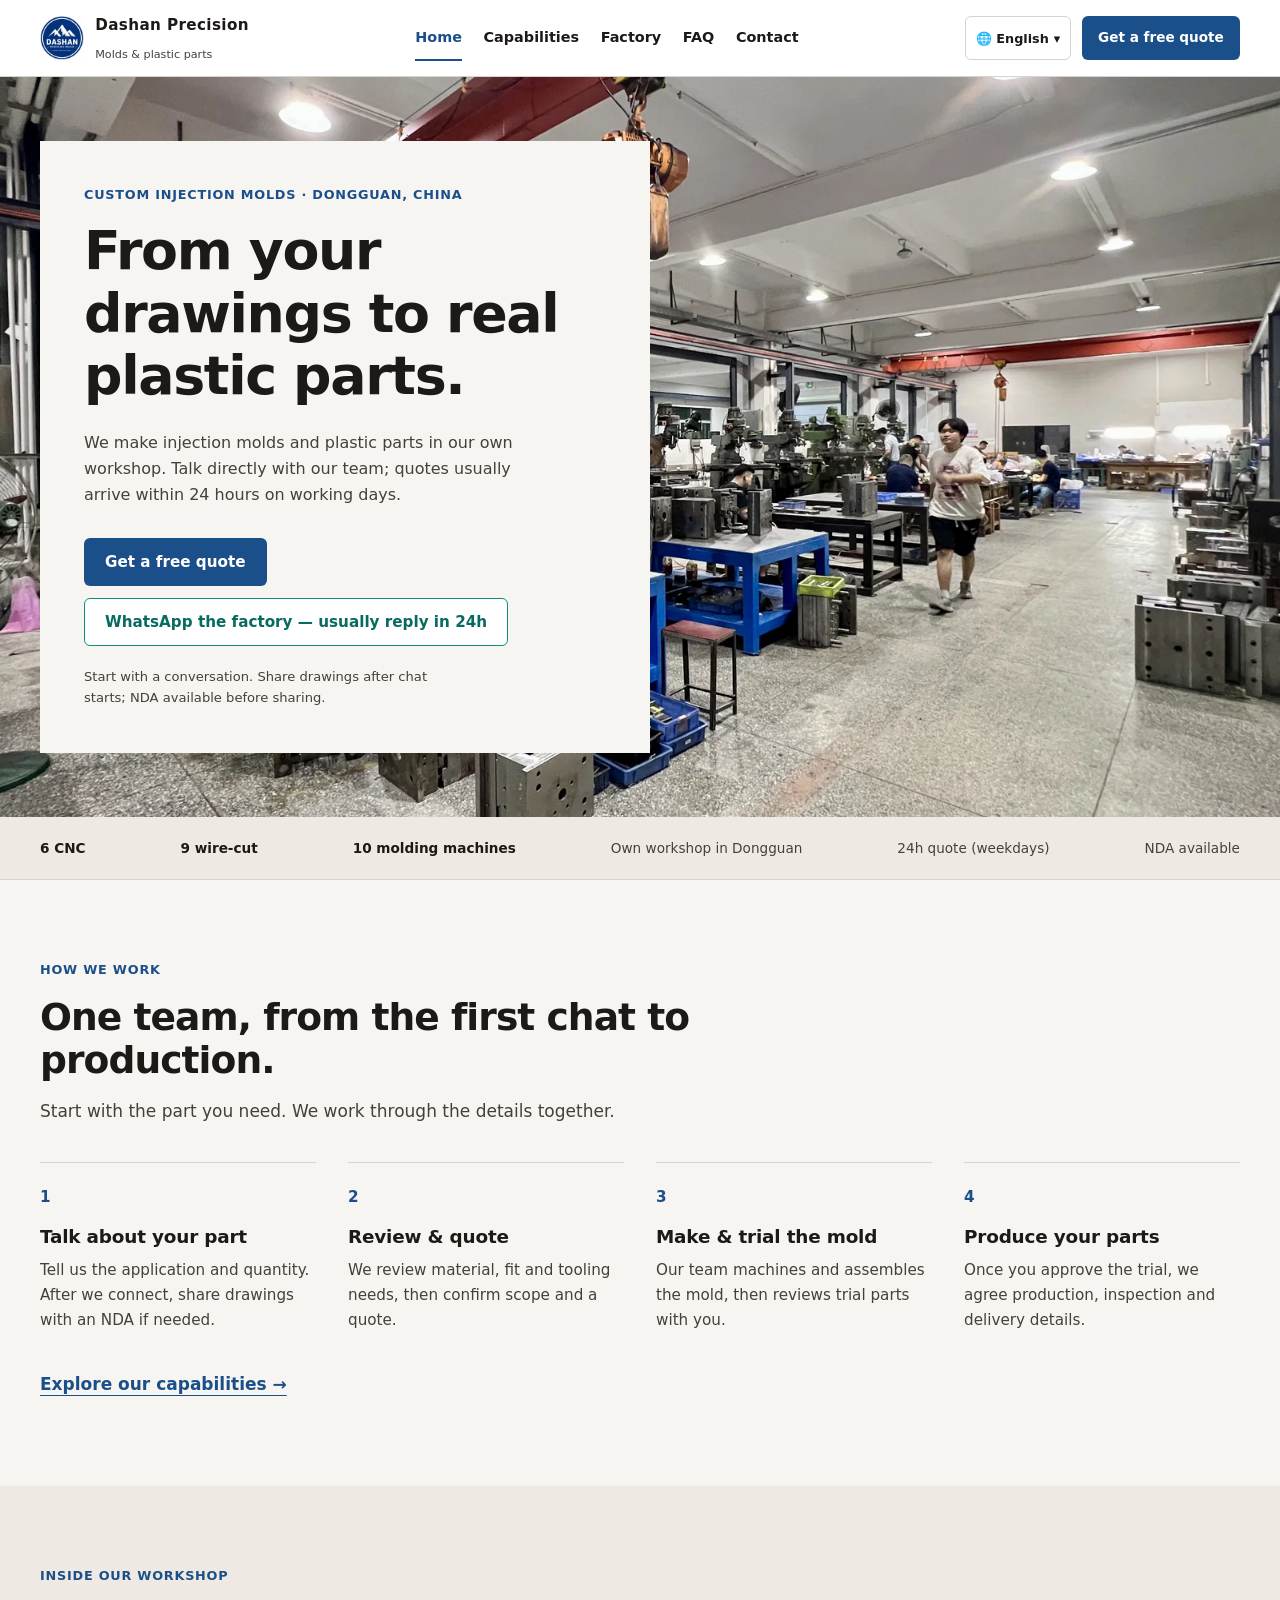
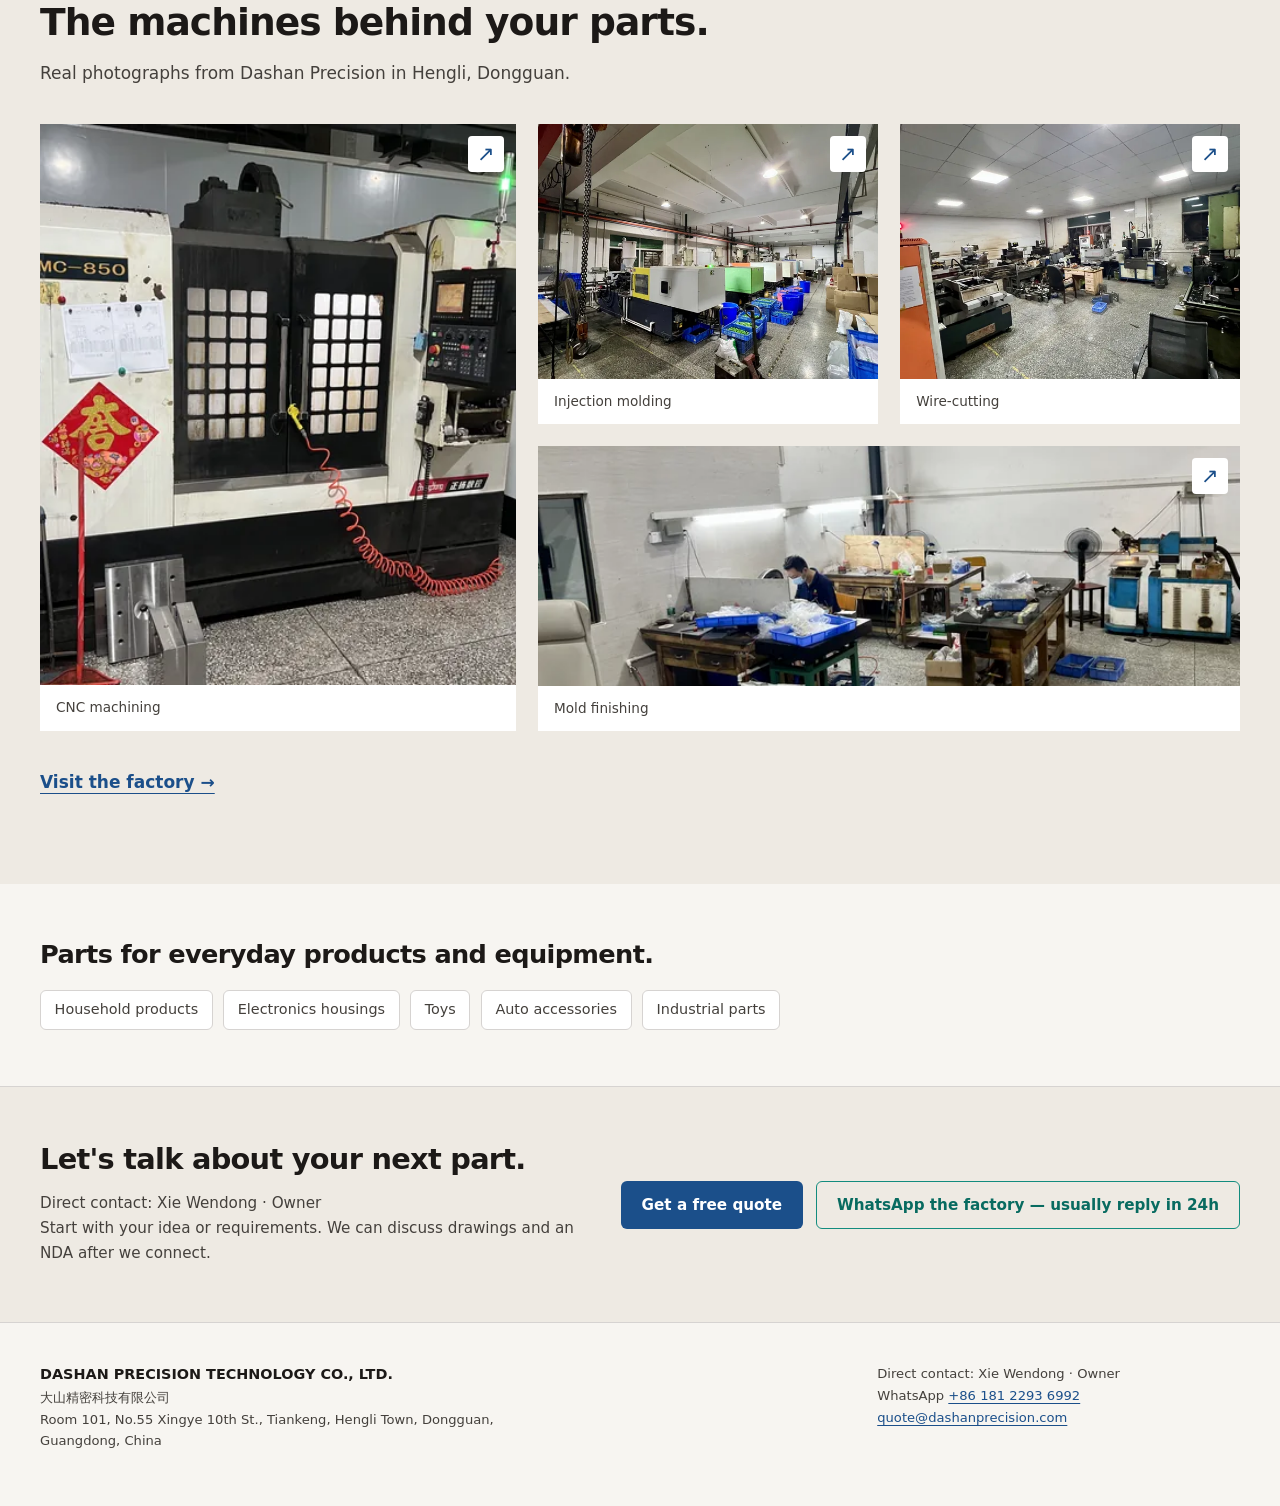
<file: index.html>
<!DOCTYPE html>
<html lang="en">
<head>
<meta charset="UTF-8">
<meta name="viewport" content="width=device-width, initial-scale=1.0">
<meta name="referrer" content="strict-origin-when-cross-origin">
<title>Injection Mold Manufacturer in China | Dashan Precision</title>
<meta name="google-site-verification" content="CxDbq8Pp-N8JmvxLxAROfy2PLgCcijf3y_PEw8szIGc" />
<meta name="description" content="Precision injection mold & injection molding manufacturer in Dongguan, China since 2021. Mold design, CNC, wire cutting, trial molding & mass production in-house. Free DFM, fast quote.">
<meta property="og:title" content="Injection Mold Manufacturer in China | Dashan Precision">
<meta property="og:description" content="Precision injection mold & injection molding manufacturer in Dongguan, China since 2021. Mold design, CNC, wire cutting, trial molding & mass production in-house. Free DFM, fast quote.">
<meta property="og:type" content="website">
<meta property="og:url" content="https://www.dashanprecision.com/">
<meta property="og:image" content="https://www.dashanprecision.com/assets/images/factory/workshop-hero-1600.webp">
<meta name="twitter:card" content="summary_large_image">
<meta name="twitter:image" content="https://www.dashanprecision.com/assets/images/factory/workshop-hero-1600.webp">

<script type="application/ld+json">
{"@context":"https://schema.org","@graph":[{"@type":"Organization","name":"DASHAN Precision Technology Co., Ltd.","alternateName":"大山精密科技有限公司","description":"One-stop precision injection mold & injection molding manufacturer in Hengli, Dongguan, China.","email":"quote@dashanprecision.com","telephone":"+86-181-2293-6992","address":{"@type":"PostalAddress","streetAddress":"Room 101, No.55 Xingye 10th St., Tiankeng, Hengli Town","addressLocality":"Dongguan","addressRegion":"Guangdong","addressCountry":"CN"},"foundingDate":"2021","areaServed":"Worldwide","@id":"https://www.dashanprecision.com/#organization","url":"https://www.dashanprecision.com/","logo":"https://www.dashanprecision.com/assets/images/factory/logo.webp"},{"@type":"WebSite","@id":"https://www.dashanprecision.com/#website","name":"Dashan Precision","url":"https://www.dashanprecision.com/","publisher":{"@id":"https://www.dashanprecision.com/#organization"}}]}
</script>

<link rel="icon" type="image/x-icon" href="favicon.ico"><link rel="icon" type="image/png" sizes="32x32" href="favicon-32.png"><link rel="apple-touch-icon" href="apple-touch-icon.png">
<link rel="stylesheet" href="css/style.css?v=20261006-3">
<script src="js/experience.js" defer></script>
<link rel="canonical" href="https://www.dashanprecision.com/">
</head><body class="quiet-workshop">
<a class="skip-link" href="#main-content">Skip to content</a>
<header>
  <div class="container nav">
    <a class="brand" href="/"><img src="assets/images/factory/logo.webp" alt="Dashan Precision logo" width="80" height="80"><span><span class="bname">Dashan Precision</span><br><span class="btag">Molds &amp; plastic parts</span></span></a>
    <button class="nav-toggle" aria-label="Menu">☰</button>
    <ul><li><a class="active" href="/">Home</a></li><li><a href="capabilities.html">Capabilities</a></li><li><a href="factory.html">Factory</a></li><li><a href="faq.html">FAQ</a></li><li><a href="contact.html">Contact</a></li></ul>
    <div class="nav-cta"><a class="btn btn-primary" href="contact.html">Get a free quote</a></div>
  </div>
</header>
<main id="main-content" tabindex="-1">
  <section class="hero workshop-hero">
    <picture class="workshop-photo"><source media="(max-width:680px)" srcset="assets/images/factory/workshop-hero-640.webp"><img src="assets/images/factory/workshop-hero-1600.webp" width="1600" height="1200" alt="Machining equipment inside Dashan Precision's own Dongguan workshop" fetchpriority="high" decoding="async"></picture>
    <div class="container"><div class="hero-inner">
      <div class="kicker">Custom injection molds · Dongguan, China</div>
      <h1>From your drawings to real plastic parts.</h1>
      <p>We make injection molds and plastic parts in our own workshop. Talk directly with our team; quotes usually arrive within 24 hours on working days.</p>
      <div class="ctas"><a class="btn btn-primary" href="contact.html">Get a free quote</a><a class="btn btn-ghost" href="https://wa.me/8618122936992" target="_blank" rel="noopener">WhatsApp the factory — usually reply in 24h</a></div>
      <p class="hero-note">Start with a conversation. Share drawings after chat starts; NDA available before sharing.</p>
    </div></div>
  </section>
  <div class="trust"><div class="container"><span><b>6 CNC</b></span><span><b>9 wire-cut</b></span><span><b>10 molding machines</b></span><span>Own workshop in Dongguan</span><span>24h quote (weekdays)</span><span>NDA available</span></div></div>
  <section class="workflow"><div class="container">
    <div class="sec-head"><div class="kicker">How we work</div><h2>One team, from the first chat to production.</h2><p>Start with the part you need. We work through the details together.</p></div>
    <ol class="process">
      <li class="step"><h3>Talk about your part</h3><p>Tell us the application and quantity. After we connect, share drawings with an NDA if needed.</p></li>
      <li class="step"><h3>Review &amp; quote</h3><p>We review material, fit and tooling needs, then confirm scope and a quote.</p></li>
      <li class="step"><h3>Make &amp; trial the mold</h3><p>Our team machines and assembles the mold, then reviews trial parts with you.</p></li>
      <li class="step"><h3>Produce your parts</h3><p>Once you approve the trial, we agree production, inspection and delivery details.</p></li>
    </ol>
    <a class="text-link" href="capabilities.html">Explore our capabilities →</a>
  </div></section>
  <section id="factory-preview" class="factory-preview"><div class="container">
    <div class="sec-head"><div class="kicker">Inside our workshop</div><h2>The machines behind your parts.</h2><p>Real photographs from Dashan Precision in Hengli, Dongguan.</p></div>
    <div class="gallery factory-grid">
      <figure class="g-item"><img src="assets/images/factory/cnc-960.webp" srcset="assets/images/factory/cnc-640.webp 640w, assets/images/factory/cnc-960.webp 960w" sizes="(max-width:680px) 92vw, 44vw" width="960" height="720" loading="lazy" decoding="async" alt="CNC machining area at Dashan Precision"><figcaption class="g-cap">CNC machining</figcaption></figure>
      <figure class="g-item"><img src="assets/images/factory/injection-960.webp" srcset="assets/images/factory/injection-640.webp 640w, assets/images/factory/injection-960.webp 960w" sizes="(max-width:680px) 92vw, 44vw" width="960" height="720" loading="lazy" decoding="async" alt="Injection molding machines in the Dashan Precision workshop"><figcaption class="g-cap">Injection molding</figcaption></figure>
      <figure class="g-item"><img src="assets/images/factory/wire-cut-960.webp" srcset="assets/images/factory/wire-cut-640.webp 640w, assets/images/factory/wire-cut-960.webp 960w" sizes="(max-width:680px) 92vw, 44vw" width="960" height="720" loading="lazy" decoding="async" alt="Precision wire-cutting area at Dashan Precision"><figcaption class="g-cap">Wire-cutting</figcaption></figure>
      <figure class="g-item"><img src="assets/images/factory/mold-finishing-960.webp" srcset="assets/images/factory/mold-finishing-640.webp 640w, assets/images/factory/mold-finishing-960.webp 960w" sizes="(max-width:680px) 92vw, 44vw" width="960" height="720" loading="lazy" decoding="async" alt="Mold finishing work area at Dashan Precision"><figcaption class="g-cap">Mold finishing</figcaption></figure>
    </div>
    <a class="text-link" href="factory.html">Visit the factory →</a>
  </div></section>
  <section class="industries-line"><div class="container"><h2>Parts for everyday products and equipment.</h2><ul class="industry-chips"><li>Household products</li><li>Electronics housings</li><li>Toys</li><li>Auto accessories</li><li>Industrial parts</li></ul></div></section>
  <section class="inq-band"><div class="container">
    <div><h2>Let's talk about your next part.</h2><p>Direct contact: Xie Wendong · Owner</p><p>Start with your idea or requirements. We can discuss drawings and an NDA after we connect.</p></div>
    <div class="inq-btns"><a class="btn btn-primary" href="contact.html">Get a free quote</a><a class="btn btn-ghost-inv" href="https://wa.me/8618122936992" target="_blank" rel="noopener">WhatsApp the factory — usually reply in 24h</a></div>
  </div></section>
</main>
<footer><div class="container">
  <div><b>DASHAN PRECISION TECHNOLOGY CO., LTD.</b><br>大山精密科技有限公司<br>Room 101, No.55 Xingye 10th St., Tiankeng, Hengli Town, Dongguan, Guangdong, China</div>
  <div><p>Direct contact: Xie Wendong · Owner</p><p>WhatsApp <a href="https://wa.me/8618122936992" target="_blank" rel="noopener">+86 181 2293 6992</a></p><a href="mailto:quote@dashanprecision.com?subject=Quote%20inquiry%20from%20website">quote@dashanprecision.com</a></div>
</div></footer>
<a class="wa-float" href="https://wa.me/8618122936992" target="_blank" rel="noopener">WhatsApp</a>
<script src="js/main.js?v=20261006-3"></script>
<div class="m-cta"><a href="contact.html">Get a free quote</a><a href="https://wa.me/8618122936992" target="_blank" rel="noopener">WhatsApp</a></div>
<script src="js/lang/zh.js?v=20261006-3"></script>
<script src="js/i18n.js?v=20261004-6"></script>
</body></html>
</file>
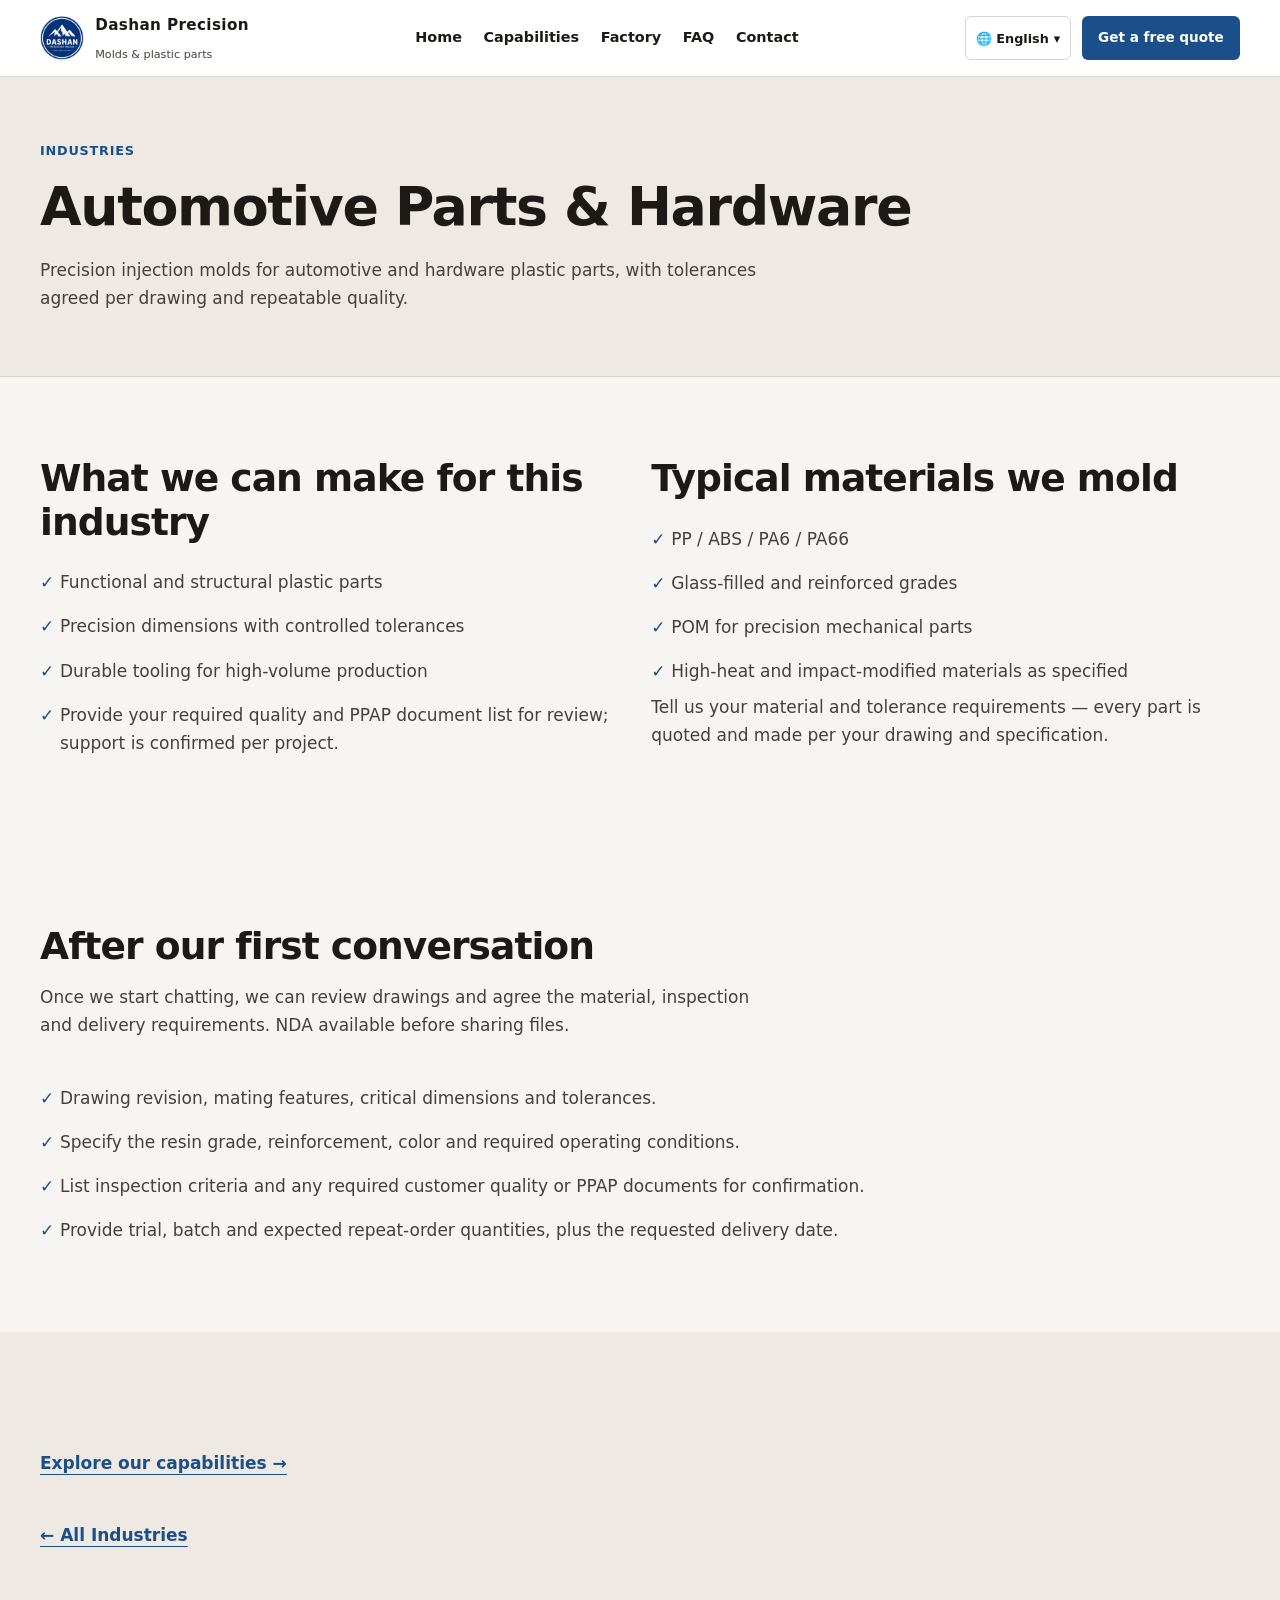
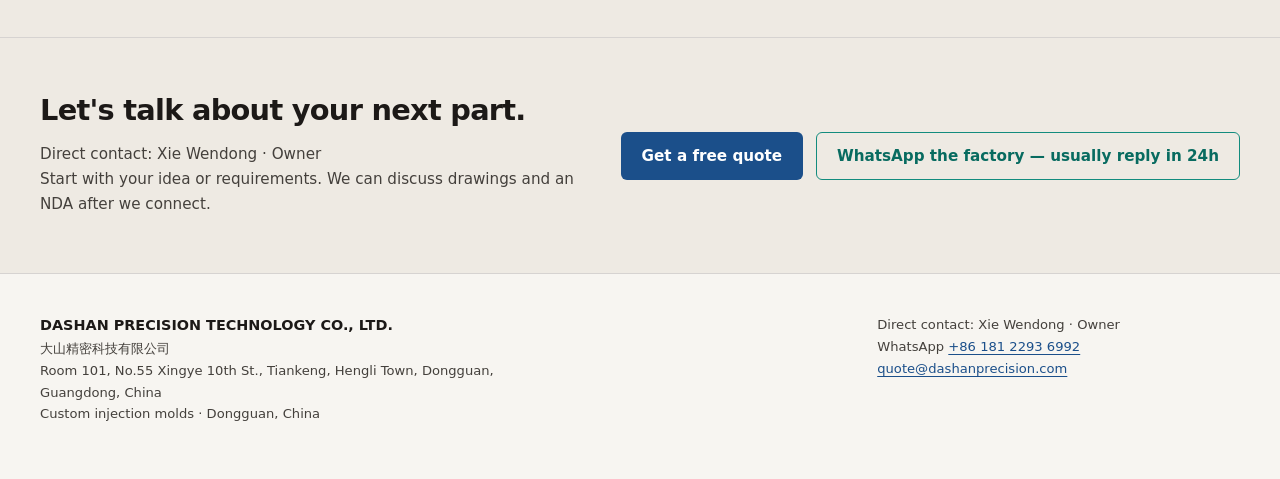
<file: automotive-parts.html>
<!DOCTYPE html>
<html lang="en">
<head>
<meta charset="UTF-8">
<meta name="viewport" content="width=device-width, initial-scale=1.0">
<meta name="referrer" content="strict-origin-when-cross-origin">
<title>Automotive Parts &amp; Hardware Injection Molds | Dashan Precision</title>
<meta name="description" content="Precision injection molds for automotive and hardware plastic parts, with tolerances agreed per drawing and repeatable quality.">
<meta property="og:title" content="Automotive Parts &amp; Hardware Injection Molds | Dashan Precision">
<meta property="og:description" content="Precision injection molds for automotive and hardware plastic parts, with tolerances agreed per drawing and repeatable quality.">
<meta property="og:type" content="website">
<meta property="og:url" content="https://www.dashanprecision.com/automotive-parts.html">
<meta property="og:image" content="https://www.dashanprecision.com/assets/images/factory/workshop-hero-1600.webp">
<meta name="twitter:card" content="summary_large_image">
<meta name="twitter:image" content="https://www.dashanprecision.com/assets/images/factory/workshop-hero-1600.webp">
<script type="application/ld+json">{"@context": "https://schema.org", "@type": "Organization", "name": "DASHAN Precision Technology Co., Ltd.", "email": "quote@dashanprecision.com", "telephone": "+86-181-2293-6992", "address": {"@type": "PostalAddress", "streetAddress": "Room 101, No.55 Xingye 10th St., Tiankeng, Hengli Town", "addressLocality": "Dongguan", "addressRegion": "Guangdong", "addressCountry": "CN"}, "foundingDate": "2021"}</script>
<link rel="icon" type="image/x-icon" href="favicon.ico"><link rel="icon" type="image/png" sizes="32x32" href="favicon-32.png"><link rel="apple-touch-icon" href="apple-touch-icon.png">
<link rel="stylesheet" href="css/style.css?v=20261006-3">
<script src="js/experience.js" defer></script>
<link rel="canonical" href="https://www.dashanprecision.com/automotive-parts.html">
</head>
<body class="quiet-workshop">
<a class="skip-link" href="#main-content">Skip to content</a>
<header>
  <div class="container nav">
    <a class="brand" href="/"><img src="assets/images/factory/logo.webp" alt="Dashan Precision logo" width="80" height="80"><span><span class="bname">Dashan Precision</span><br><span class="btag">Molds &amp; plastic parts</span></span></a>
    <button class="nav-toggle" aria-label="Menu">☰</button>
    <ul><li><a href="/">Home</a></li><li><a href="capabilities.html">Capabilities</a></li><li><a href="factory.html">Factory</a></li><li><a href="faq.html">FAQ</a></li><li><a href="contact.html">Contact</a></li></ul>
    <div class="nav-cta"><a class="btn btn-primary" href="contact.html">Get a free quote</a></div>
  </div>
</header>
<main id="main-content" tabindex="-1">

<section class="page-intro">
  <div class="container">
    <div class="kicker">Industries</div>
    <h1>Automotive Parts &amp; Hardware</h1>
    <p>Precision injection molds for automotive and hardware plastic parts, with tolerances agreed per drawing and repeatable quality.</p>
  </div>
</section>

<section>
  <div class="container">
    <div class="grid industry-details">
      <div>
        <h2>What we can make for this industry</h2>
        <ul class="why-list"><li>Functional and structural plastic parts</li><li>Precision dimensions with controlled tolerances</li><li>Durable tooling for high-volume production</li><li>Provide your required quality and PPAP document list for review; support is confirmed per project.</li></ul>
      </div>
      <div>
        <h2>Typical materials we mold</h2>
        <ul class="why-list"><li>PP / ABS / PA6 / PA66</li><li>Glass-filled and reinforced grades</li><li>POM for precision mechanical parts</li><li>High-heat and impact-modified materials as specified</li></ul>
        <p>Tell us your material and tolerance requirements — every part is quoted and made per your drawing and specification.</p>
      </div>
    </div>
  </div>
</section>

<section>
  <div class="container">
    <div class="sec-head"><h2>After our first conversation</h2><p>Once we start chatting, we can review drawings and agree the material, inspection and delivery requirements. NDA available before sharing files.</p></div>
    <ul class="why-list">
      <li>Drawing revision, mating features, critical dimensions and tolerances.</li>
      <li>Specify the resin grade, reinforcement, color and required operating conditions.</li>
      <li>List inspection criteria and any required customer quality or PPAP documents for confirmation.</li>
      <li>Provide trial, batch and expected repeat-order quantities, plus the requested delivery date.</li>
    </ul>
  </div>
</section>

<section class="surface-soft"><div class="container"><p><a class="text-link" href="capabilities.html">Explore our capabilities →</a></p><p><a class="text-link" href="industries.html">← All Industries</a></p></div></section>



<section class="inq-band"><div class="container">
  <div><h2>Let's talk about your next part.</h2><p>Direct contact: Xie Wendong · Owner</p><p>Start with your idea or requirements. We can discuss drawings and an NDA after we connect.</p></div>
  <div class="inq-btns"><a class="btn btn-primary" href="contact.html">Get a free quote</a><a class="btn btn-ghost-inv" href="https://wa.me/8618122936992" target="_blank" rel="noopener">WhatsApp the factory — usually reply in 24h</a></div>
</div></section>
</main>
<footer>
  <div class="container">
    <div><b>DASHAN PRECISION TECHNOLOGY CO., LTD.</b><br>大山精密科技有限公司<br>Room 101, No.55 Xingye 10th St., Tiankeng, Hengli Town, Dongguan, Guangdong, China<br>Custom injection molds · Dongguan, China</div>
    <div>Direct contact: Xie Wendong · Owner<br>WhatsApp <a href="https://wa.me/8618122936992" target="_blank" rel="noopener">+86 181 2293 6992</a><br><a href="mailto:quote@dashanprecision.com?subject=Quote%20inquiry%20from%20website">quote@dashanprecision.com</a></div>
  </div>
</footer>
<a class="wa-float" href="https://wa.me/8618122936992" target="_blank" rel="noopener">WhatsApp</a>
<div class="m-cta"><a href="contact.html">Get a free quote</a><a href="https://wa.me/8618122936992" target="_blank" rel="noopener">WhatsApp</a></div>
<script src="js/main.js?v=20261006-3"></script>
<script src="js/lang/zh.js?v=20261006-3"></script>
<script src="js/i18n.js?v=20261004-6"></script>
</body>
</html>
</file>
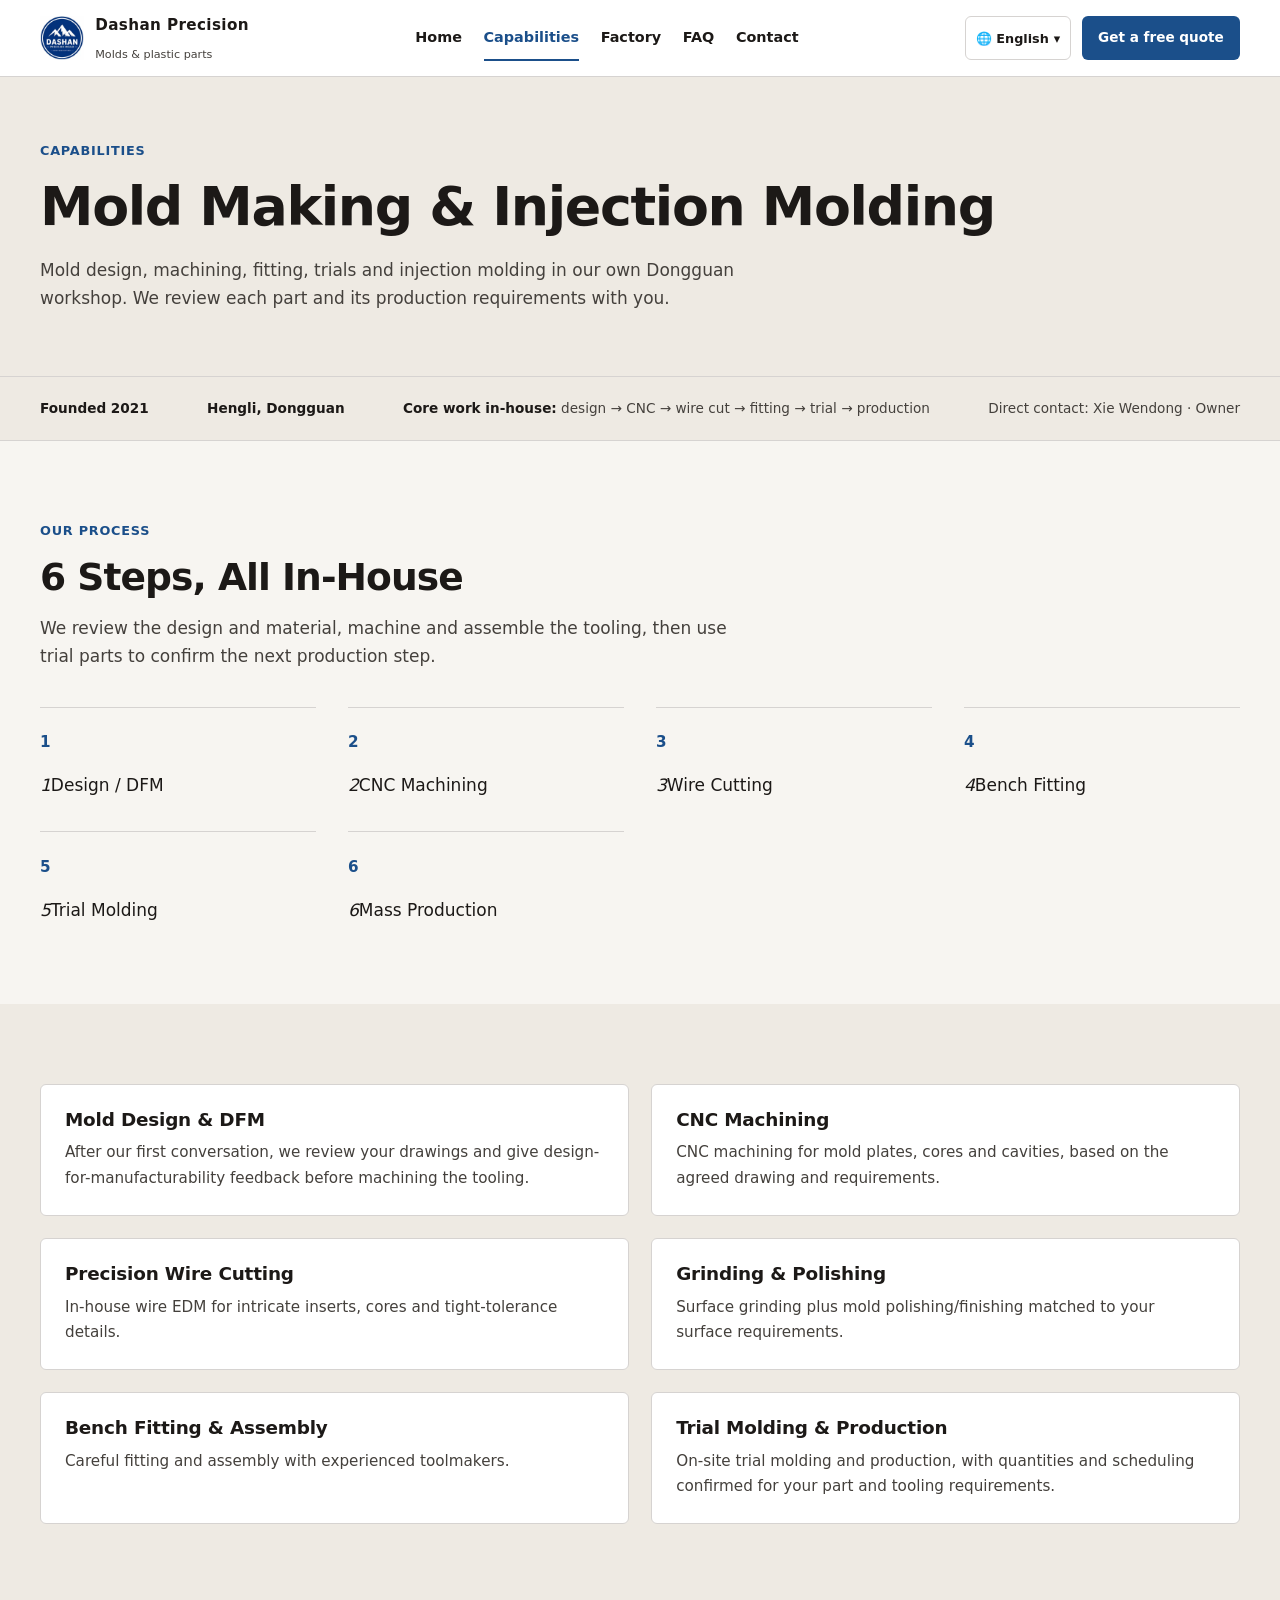
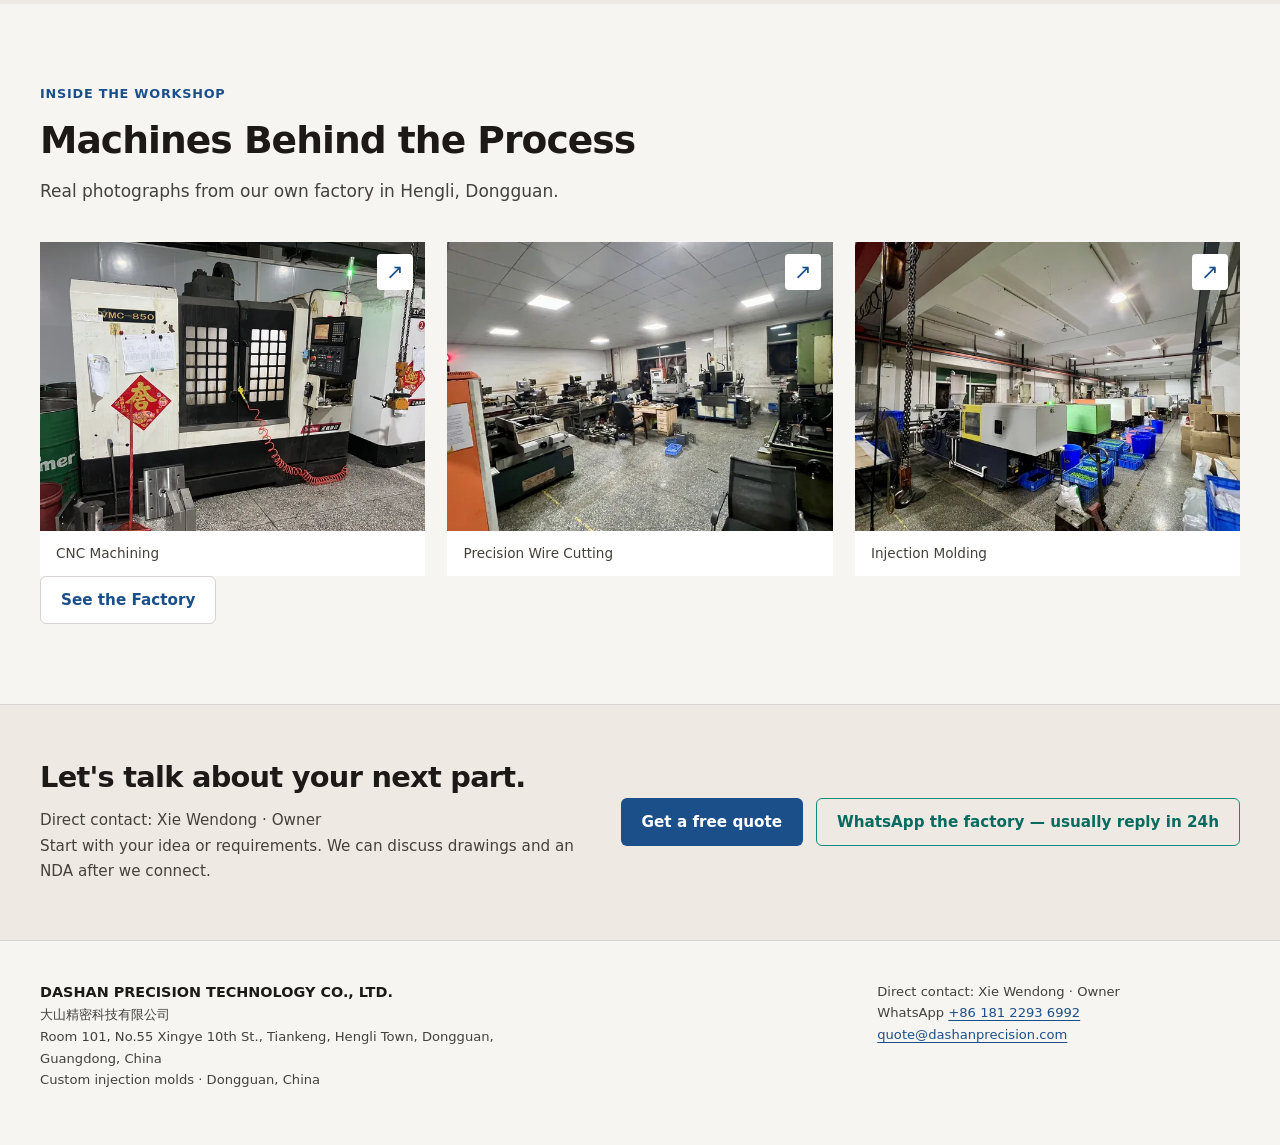
<file: capabilities.html>
<!DOCTYPE html>
<html lang="en">
<head>
<meta charset="UTF-8">
<meta name="viewport" content="width=device-width, initial-scale=1.0">
<meta name="referrer" content="strict-origin-when-cross-origin">
<title>Mold Making &amp; Injection Molding | Dashan Precision</title>
<meta name="description" content="One-stop precision mold services: mold design/DFM, CNC machining, wire cutting, grinding, bench fitting, trial molding & mass production. Made in our own Dongguan workshop.">
<meta property="og:title" content="Mold Making &amp; Injection Molding | Dashan Precision">
<meta property="og:description" content="One-stop precision mold services: mold design/DFM, CNC machining, wire cutting, grinding, bench fitting, trial molding & mass production. Made in our own Dongguan workshop.">
<meta property="og:type" content="website">
<meta property="og:url" content="https://www.dashanprecision.com/capabilities.html">
<meta property="og:image" content="https://www.dashanprecision.com/assets/images/factory/workshop-hero-1600.webp">
<meta name="twitter:card" content="summary_large_image">
<meta name="twitter:image" content="https://www.dashanprecision.com/assets/images/factory/workshop-hero-1600.webp">

<script type="application/ld+json">
{"@context":"https://schema.org","@type":"Organization","name":"DASHAN Precision Technology Co., Ltd.","alternateName":"大山精密科技有限公司","description":"One-stop precision injection mold & injection molding manufacturer in Hengli, Dongguan, China.","email":"quote@dashanprecision.com","telephone":"+86-181-2293-6992","address":{"@type":"PostalAddress","streetAddress":"Room 101, No.55 Xingye 10th St., Tiankeng, Hengli Town","addressLocality":"Dongguan","addressRegion":"Guangdong","addressCountry":"CN"},"foundingDate":"2021","areaServed":"Worldwide"}
</script>

<link rel="icon" type="image/x-icon" href="favicon.ico"><link rel="icon" type="image/png" sizes="32x32" href="favicon-32.png"><link rel="apple-touch-icon" href="apple-touch-icon.png">
<link rel="stylesheet" href="css/style.css?v=20261006-3">
<script src="js/experience.js" defer></script>
<link rel="canonical" href="https://www.dashanprecision.com/capabilities.html">
</head><body class="quiet-workshop">
<a class="skip-link" href="#main-content">Skip to content</a>
<header>
  <div class="container nav">
    <a class="brand" href="/">
      <img src="assets/images/factory/logo.webp" alt="Dashan Precision logo" width="240" height="240">
      <span><span class="bname">Dashan Precision</span><br><span class="btag">Molds &amp; plastic parts</span></span>
    </a>
    <button class="nav-toggle" aria-label="Menu">☰</button>
    <ul><li><a href="/">Home</a></li><li><a class="active" href="capabilities.html">Capabilities</a></li><li><a href="factory.html">Factory</a></li><li><a href="faq.html">FAQ</a></li>
      <li><a href="contact.html">Contact</a></li></ul>
    <div class="nav-cta"><a class="btn btn-primary" href="contact.html">Get a free quote</a></div>
  </div>
</header>
<main id="main-content" tabindex="-1">
<section class="page-intro">
  <div class="container">
    <div class="kicker">Capabilities</div>
    <h1>Mold Making &amp; Injection Molding</h1>
    <p>Mold design, machining, fitting, trials and injection molding in our own Dongguan workshop. We review each part and its production requirements with you.</p>
  </div>
</section><div class="trust"><div class="container">
<span><b>Founded 2021</b></span>
<span><b>Hengli, Dongguan</b></span>
<span><b>Core work in-house:</b> design → CNC → wire cut → fitting → trial → production</span>
<span>Direct contact: Xie Wendong · Owner</span>
</div></div>
<section>
  <div class="container">
    <div class="sec-head"><div class="kicker">Our Process</div><h2>6 Steps, All In-House</h2>
    <p>We review the design and material, machine and assemble the tooling, then use trial parts to confirm the next production step.</p></div>
    <div class="process">
      <div class="step"><i>1</i>Design / DFM</div>
      <div class="step"><i>2</i>CNC Machining</div>
      <div class="step"><i>3</i>Wire Cutting</div>
      <div class="step"><i>4</i>Bench Fitting</div>
      <div class="step"><i>5</i>Trial Molding</div>
      <div class="step"><i>6</i>Mass Production</div>
    </div>
  </div>
</section>

<section class="surface-soft">
  <div class="container">
    <div class="grid cards">
      <div class="card"><h3>Mold Design &amp; DFM</h3><p>After our first conversation, we review your drawings and give design-for-manufacturability feedback before machining the tooling.</p></div>
      <div class="card"><h3>CNC Machining</h3><p>CNC machining for mold plates, cores and cavities, based on the agreed drawing and requirements.</p></div>
      <div class="card"><h3>Precision Wire Cutting</h3><p>In-house wire EDM for intricate inserts, cores and tight-tolerance details.</p></div>
      <div class="card"><h3>Grinding &amp; Polishing</h3><p>Surface grinding plus mold polishing/finishing matched to your surface requirements.</p></div>
      <div class="card"><h3>Bench Fitting &amp; Assembly</h3><p>Careful fitting and assembly with experienced toolmakers.</p></div>
      <div class="card"><h3>Trial Molding &amp; Production</h3><p>On-site trial molding and production, with quantities and scheduling confirmed for your part and tooling requirements.</p></div>
    </div>
  </div>
</section>

<section>
  <div class="container">
    <div class="sec-head"><div class="kicker">Inside the Workshop</div><h2>Machines Behind the Process</h2>
    <p>Real photographs from our own factory in Hengli, Dongguan.</p></div>
    <div class="gallery">
      <figure class="g-item"><img src="assets/images/factory/cnc-960.webp" srcset="assets/images/factory/cnc-640.webp 640w, assets/images/factory/cnc-960.webp 960w" sizes="(max-width:680px) 92vw, (max-width:960px) 44vw, 30vw" width="960" height="720" loading="lazy" decoding="async" alt="CNC machining area in the Dashan Precision workshop"><figcaption class="g-cap">CNC Machining</figcaption></figure>
      <figure class="g-item"><img src="assets/images/factory/wire-cut-960.webp" srcset="assets/images/factory/wire-cut-640.webp 640w, assets/images/factory/wire-cut-960.webp 960w" sizes="(max-width:680px) 92vw, (max-width:960px) 44vw, 30vw" width="960" height="720" loading="lazy" decoding="async" alt="Wire-cut machines in the Dashan Precision workshop"><figcaption class="g-cap">Precision Wire Cutting</figcaption></figure>
      <figure class="g-item"><img src="assets/images/factory/injection-960.webp" srcset="assets/images/factory/injection-640.webp 640w, assets/images/factory/injection-960.webp 960w" sizes="(max-width:680px) 92vw, (max-width:960px) 44vw, 30vw" width="960" height="720" loading="lazy" decoding="async" alt="Injection molding machines in the Dashan Precision workshop"><figcaption class="g-cap">Injection Molding</figcaption></figure>
    </div>
    <p><a class="btn btn-outline" href="factory.html">See the Factory</a></p>
  </div>
</section><section class="inq-band"><div class="container">
  <div><h2>Let's talk about your next part.</h2><p>Direct contact: Xie Wendong · Owner</p><p>Start with your idea or requirements. We can discuss drawings and an NDA after we connect.</p></div>
  <div class="inq-btns"><a class="btn btn-primary" href="contact.html">Get a free quote</a><a class="btn btn-ghost-inv" href="https://wa.me/8618122936992" target="_blank" rel="noopener">WhatsApp the factory — usually reply in 24h</a></div>
</div></section>
</main>
<footer>
  <div class="container">
    <div>
      <b>DASHAN PRECISION TECHNOLOGY CO., LTD.</b><br>
      大山精密科技有限公司<br>Room 101, No.55 Xingye 10th St., Tiankeng, Hengli Town, Dongguan, Guangdong, China<br>
      Custom injection molds · Dongguan, China
    </div>
    <div>Direct contact: Xie Wendong · Owner<br>WhatsApp <a href="https://wa.me/8618122936992" target="_blank" rel="noopener">+86 181 2293 6992</a><br>
      <a href="mailto:quote@dashanprecision.com?subject=Quote%20inquiry%20from%20website">quote@dashanprecision.com</a></div>
  </div>


</footer>
<script src="js/main.js?v=20261006-3"></script>
<a class="wa-float" href="https://wa.me/8618122936992" target="_blank" rel="noopener" aria-label="Chat on WhatsApp">WhatsApp</a>
<div class="m-cta"><a href="contact.html">Get a free quote</a><a href="https://wa.me/8618122936992" target="_blank" rel="noopener">WhatsApp</a></div>
<script src="js/lang/zh.js?v=20261006-3"></script>
<script src="js/i18n.js?v=20261004-6"></script>
</body>
</html>
</file>
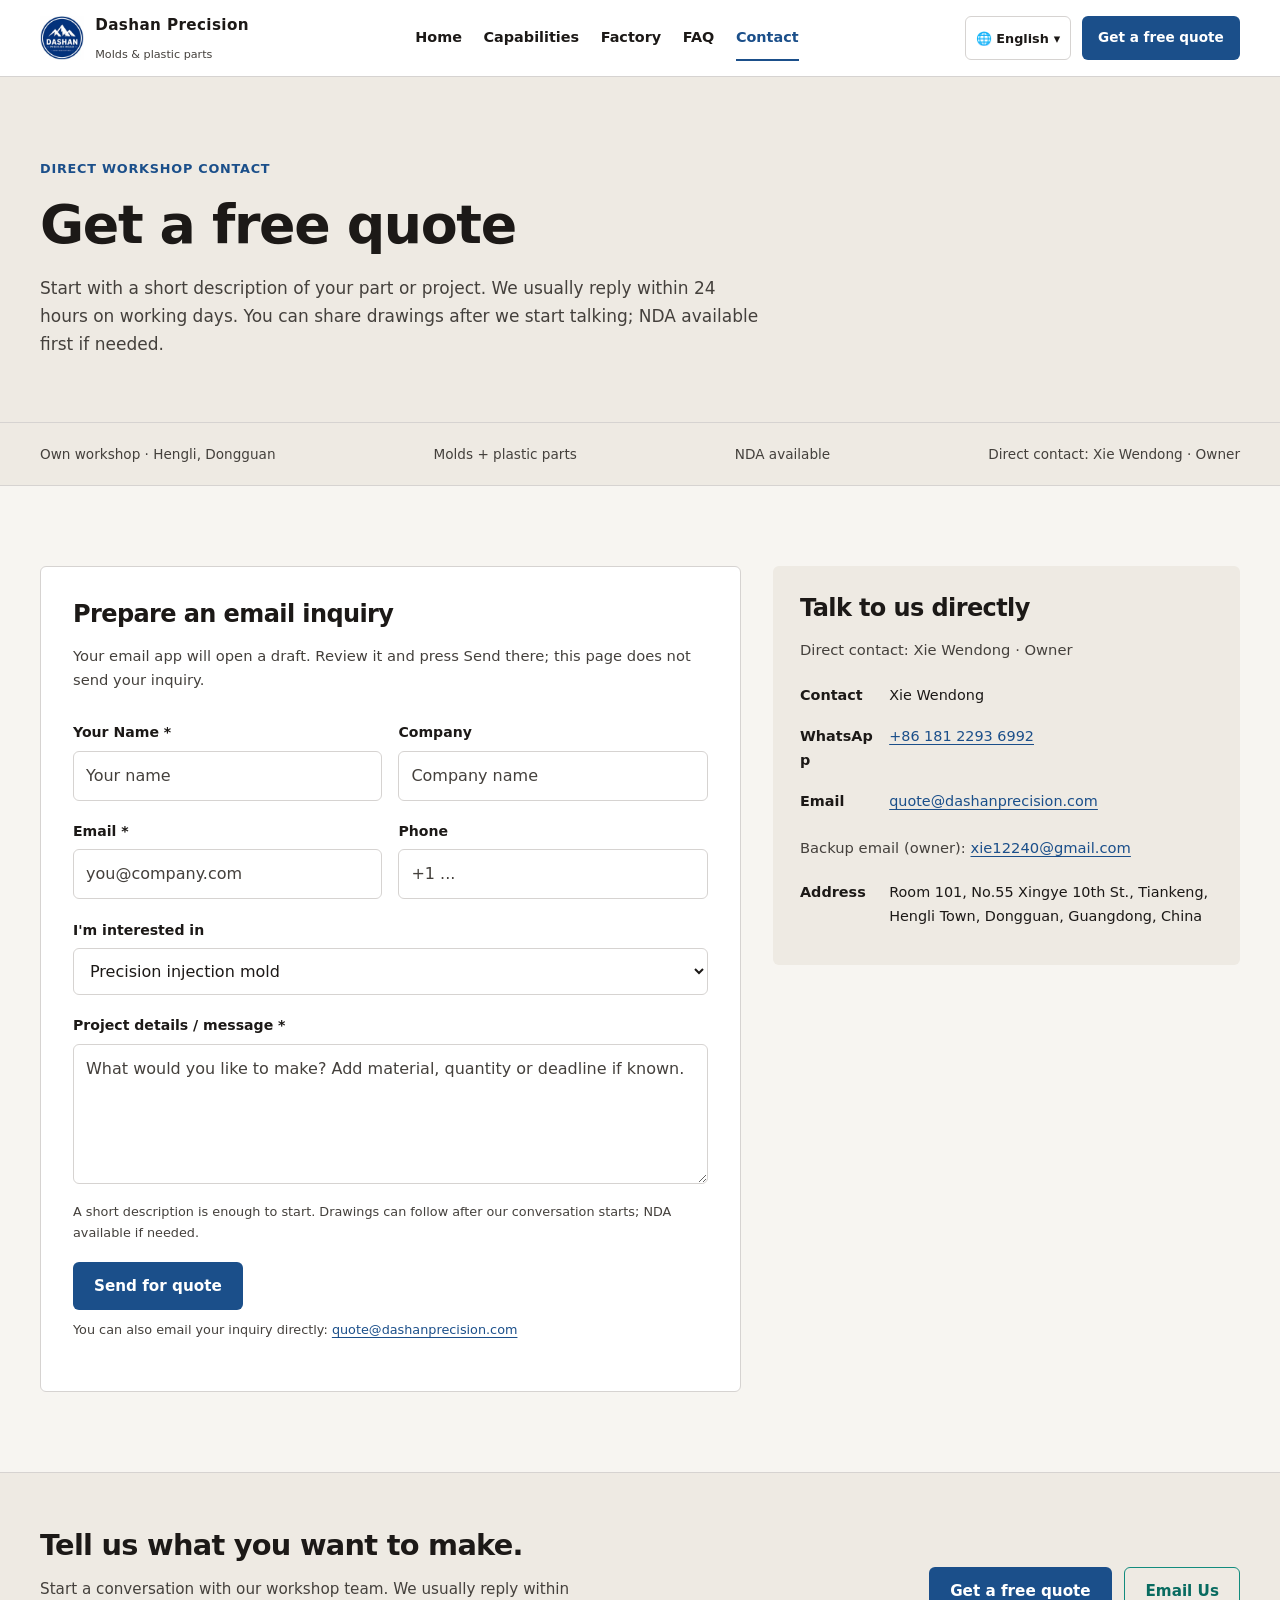
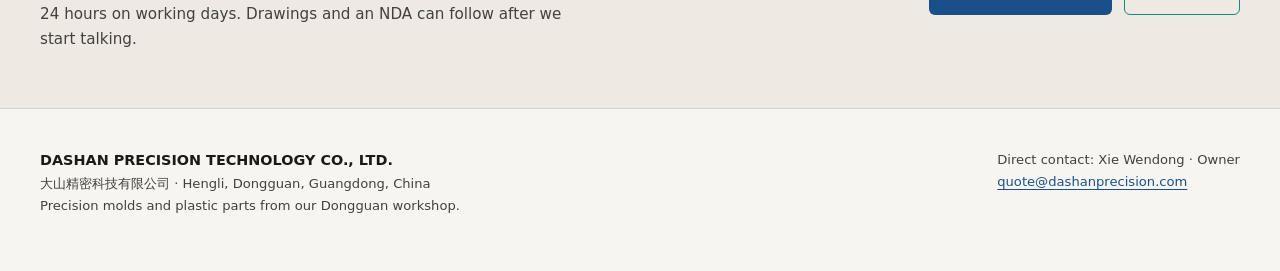
<file: contact.html>
<!DOCTYPE html>
<html lang="en">
<head>
<meta charset="UTF-8">
<meta name="viewport" content="width=device-width, initial-scale=1.0">
<meta name="referrer" content="strict-origin-when-cross-origin">
<title>Request an Injection Mold Quote | Dashan Precision</title>
<meta name="description" content="Talk directly with Xie Wendong at Dashan Precision in Dongguan about injection molds and plastic parts. WhatsApp +86 181 2293 6992 or email quote@dashanprecision.com.">
<meta property="og:title" content="Request an Injection Mold Quote | Dashan Precision">
<meta property="og:description" content="Talk directly with Xie Wendong at Dashan Precision in Dongguan about injection molds and plastic parts. WhatsApp +86 181 2293 6992 or email quote@dashanprecision.com.">
<meta property="og:type" content="website">
<meta property="og:url" content="https://www.dashanprecision.com/contact.html">
<meta property="og:image" content="https://www.dashanprecision.com/assets/images/factory/workshop-hero-1600.webp">
<meta name="twitter:card" content="summary_large_image">
<meta name="twitter:image" content="https://www.dashanprecision.com/assets/images/factory/workshop-hero-1600.webp">
<script type="application/ld+json">{"@context":"https://schema.org","@type":"Organization","name":"DASHAN Precision Technology Co., Ltd.","alternateName":"大山精密科技有限公司","description":"One-stop precision injection mold & injection molding manufacturer in Hengli, Dongguan, China.","email":"quote@dashanprecision.com","telephone":"+86-181-2293-6992","address":{"@type":"PostalAddress","streetAddress":"Room 101, No.55 Xingye 10th St., Tiankeng, Hengli Town","addressLocality":"Dongguan","addressRegion":"Guangdong","addressCountry":"CN"},"foundingDate":"2021","areaServed":"Worldwide"}</script>
<link rel="icon" type="image/x-icon" href="favicon.ico"><link rel="icon" type="image/png" sizes="32x32" href="favicon-32.png"><link rel="apple-touch-icon" href="apple-touch-icon.png">
<link rel="stylesheet" href="css/style.css?v=20261006-3">
<script src="js/experience.js" defer></script>
<link rel="canonical" href="https://www.dashanprecision.com/contact.html">
</head>
<body class="contact-page">
<a class="skip-link" href="#main-content">Skip to content</a>
<header>
  <div class="container nav">
    <a class="brand" href="/"><img src="assets/images/factory/logo.webp" alt="Dashan Precision logo" width="80" height="80"><span><span class="bname">Dashan Precision</span><br><span class="btag">Molds &amp; plastic parts</span></span></a>
    <button class="nav-toggle" aria-label="Menu">☰</button>
    <ul><li><a href="/">Home</a></li><li><a href="capabilities.html">Capabilities</a></li><li><a href="factory.html">Factory</a></li><li><a href="faq.html">FAQ</a></li>
      <li><a class="active" href="contact.html">Contact</a></li></ul>
    <div class="nav-cta"><a class="btn btn-primary" href="#rfq">Get a free quote</a></div>
  </div>
</header>
<main id="main-content" tabindex="-1">

<section class="page-intro">
  <div class="container">
    <p class="kicker">Direct workshop contact</p>
    <h1>Get a free quote</h1>
    <p>Start with a short description of your part or project. We usually reply within 24 hours on working days. You can share drawings after we start talking; NDA available first if needed.</p>
  </div>
</section>
<div class="trust"><div class="container">
<span>Own workshop · Hengli, Dongguan</span>
<span>Molds + plastic parts</span>
<span>NDA available</span>
<span>Direct contact: Xie Wendong · Owner</span>
</div></div>

<section>
  <div class="container">
    <div class="contact-grid">
      <form class="form" id="rfq" action="mailto:quote@dashanprecision.com?subject=Quote%20inquiry%20from%20website" method="POST" enctype="text/plain">
        <h2 class="contact-heading">Prepare an email inquiry</h2>
        <p>Your email app will open a draft. Review it and press Send there; this page does not send your inquiry.</p>
        <div class="f-row">
          <div class="field"><label for="name">Your Name *</label><input id="name" name="name" type="text" required maxlength="100" autocomplete="name" placeholder="Your name"></div>
          <div class="field"><label for="company">Company</label><input id="company" name="company" type="text" maxlength="200" autocomplete="organization" placeholder="Company name"></div>
        </div>
        <div class="f-row">
          <div class="field"><label for="email">Email *</label><input id="email" name="email" type="email" required maxlength="254" autocomplete="email" placeholder="you@company.com"></div>
          <div class="field"><label for="whatsapp">Phone</label><input id="whatsapp" name="whatsapp" type="tel" maxlength="100" autocomplete="tel" placeholder="+1 ..."></div>
        </div>
        <div class="field"><label for="interest">I'm interested in</label>
          <select id="interest" name="interest">
            <option>Precision injection mold</option><option>Injection molding service</option>
            <option>CNC-machined parts</option><option>Full turnkey (mold + parts)</option><option>Other / not sure yet</option>
          </select>
        </div>
        <div class="field"><label for="msg">Project details / message *</label><textarea id="msg" name="message" required maxlength="4000" placeholder="What would you like to make? Add material, quantity or deadline if known."></textarea>
          <div class="hint">A short description is enough to start. Drawings can follow after our conversation starts; NDA available if needed.</div>
        </div>
        <div class="field">
          <button class="btn btn-primary" type="submit">Send for quote</button>
          <div class="hint"><span>You can also email your inquiry directly:</span> <a href="mailto:quote@dashanprecision.com?subject=Quote%20inquiry%20from%20website">quote@dashanprecision.com</a></div>
        </div>
        <div class="field" id="draft-preview" hidden>
          <p id="draft-status" role="status"></p>
          <p><a id="draft-link" href="mailto:quote@dashanprecision.com?subject=Quote%20inquiry%20from%20website">Open prepared email draft again</a></p>
          <label for="draft-message">Draft text — copy if your email app does not open</label>
          <textarea id="draft-message" readonly rows="9"></textarea>
        </div>
      </form>
      <aside>
        <div class="cbox">
          <h2 class="contact-heading">Talk to us directly</h2>
          <p>Direct contact: Xie Wendong · Owner</p>
          <div class="row"><span class="l">Contact</span><span class="big">Xie Wendong</span></div>
          <div class="row"><span class="l">WhatsApp</span><span><a href="https://wa.me/8618122936992?text=Hi%20Dashan%20Precision%2C%20I%27m%20on%20your%20contact%20page%20and%20need%20a%20quote." target="_blank" rel="noopener">+86 181 2293 6992</a></span></div>
          <div class="row"><span class="l">Email</span><span><a href="mailto:quote@dashanprecision.com?subject=Quote%20inquiry%20from%20website">quote@dashanprecision.com</a></span></div>
          <p class="hint backup-email"><span>Backup email (owner):</span> <a href="mailto:xie12240@gmail.com?subject=Quote%20inquiry%20from%20website">xie12240@gmail.com</a></p>
          <div class="row"><span class="l">Address</span><span>Room 101, No.55 Xingye 10th St., Tiankeng, Hengli Town, Dongguan, Guangdong, China</span></div>
        </div>
      </aside>
    </div>
  </div>
</section>
<section class="inq-band">
  <div class="container">
    <div><h2 class="quote-heading">Tell us what you want to make.</h2><p>Start a conversation with our workshop team. We usually reply within 24 hours on working days. Drawings and an NDA can follow after we start talking.</p></div>
    <div class="inq-btns">
      <a class="btn btn-primary" href="#rfq">Get a free quote</a>
      <a class="btn btn-ghost-inv" href="mailto:quote@dashanprecision.com?subject=Quote%20inquiry%20from%20website">Email Us</a>
    </div>
  </div>
</section>

</main>
<footer>
  <div class="container">
    <div>
      <b>DASHAN PRECISION TECHNOLOGY CO., LTD.</b><br>
      大山精密科技有限公司 · Hengli, Dongguan, Guangdong, China<br>
      Precision molds and plastic parts from our Dongguan workshop.
    </div>
    <div>Direct contact: Xie Wendong · Owner<br>
      <a href="mailto:quote@dashanprecision.com?subject=Quote%20inquiry%20from%20website">quote@dashanprecision.com</a></div>
  </div>
</footer>
<script src="js/main.js?v=20261006-3"></script>
<a class="wa-float" href="https://wa.me/8618122936992" target="_blank" rel="noopener">WhatsApp</a>
<script src="js/lang/zh.js?v=20261006-3"></script>
<script src="js/i18n.js?v=20261004-6"></script>
</body>
</html>
</file>
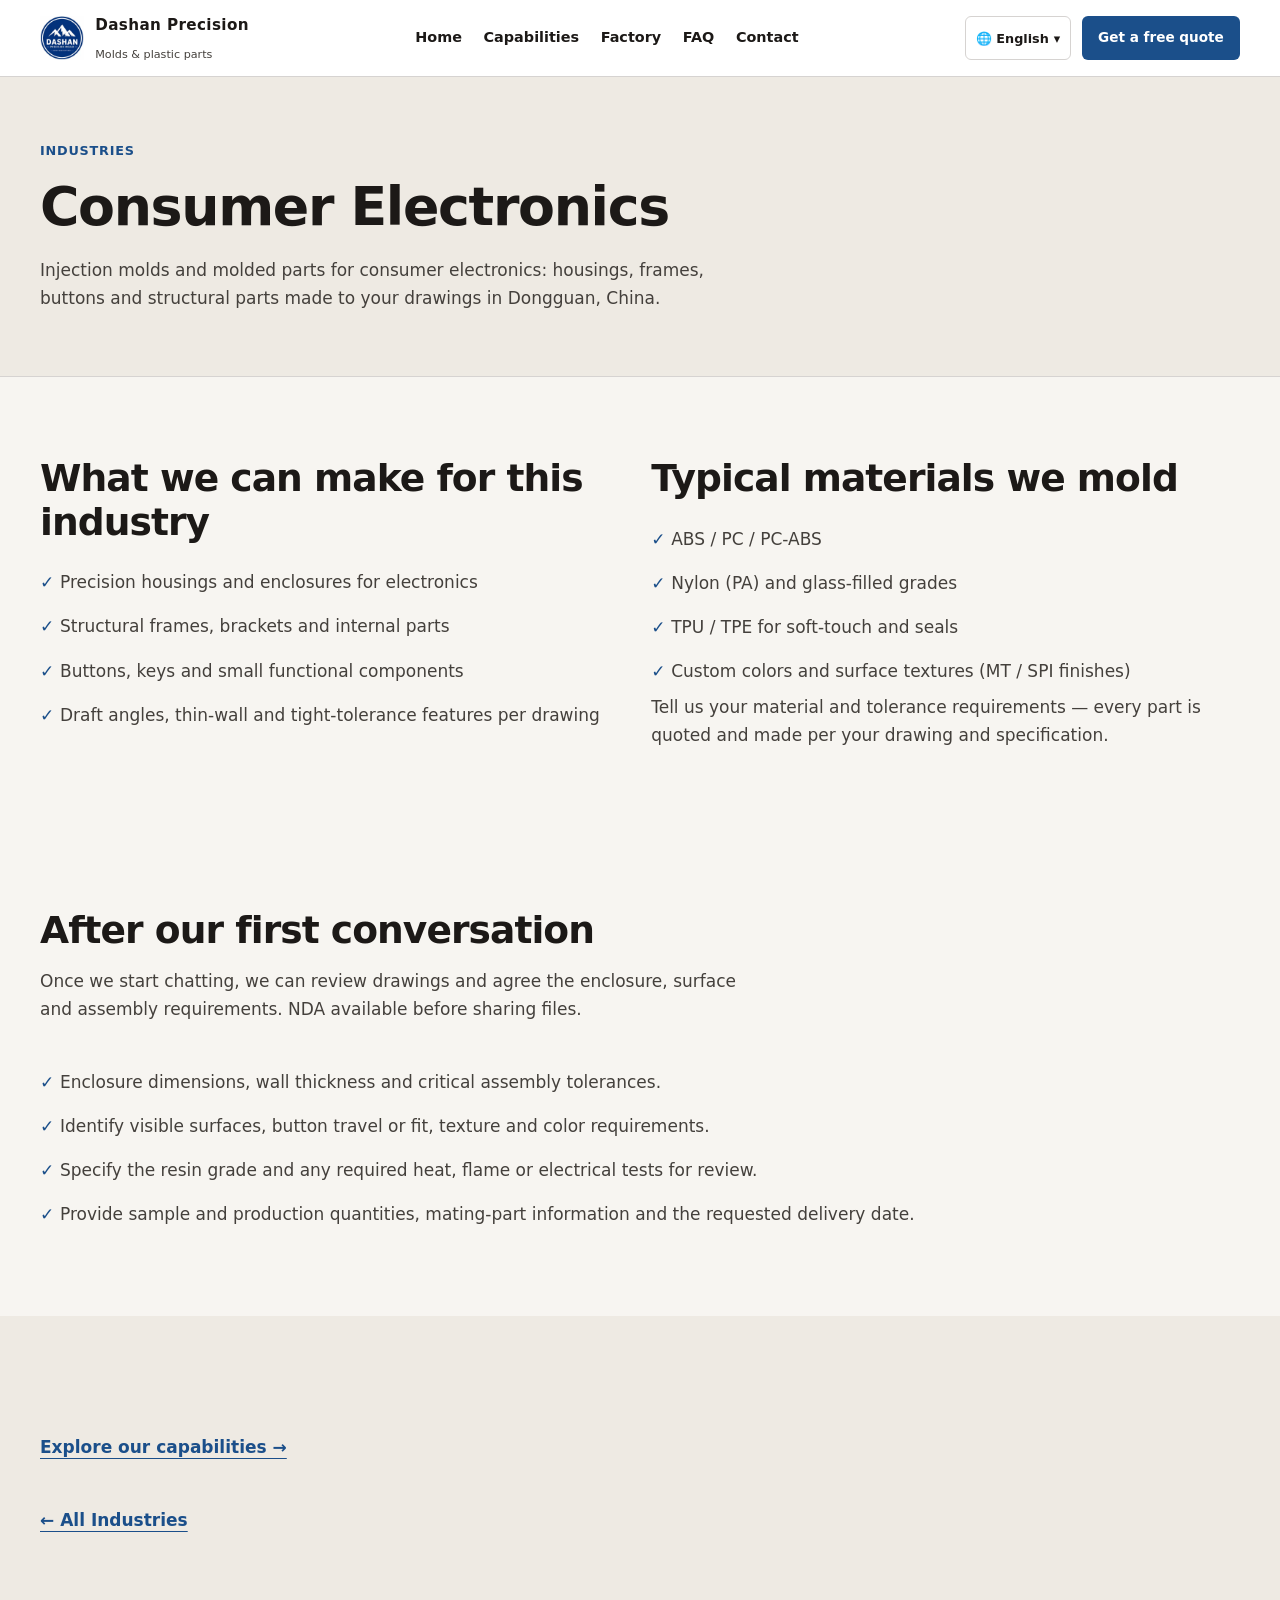
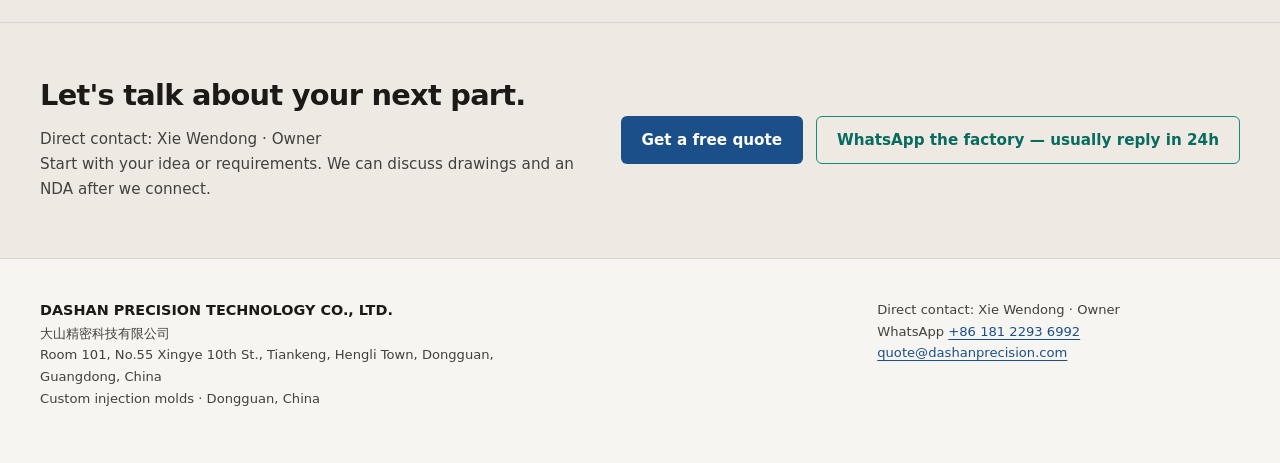
<file: electronics.html>
<!DOCTYPE html>
<html lang="en">
<head>
<meta charset="UTF-8">
<meta name="viewport" content="width=device-width, initial-scale=1.0">
<meta name="referrer" content="strict-origin-when-cross-origin">
<title>Consumer Electronics Injection Molds | Dashan Precision</title>
<meta name="description" content="Injection molds and molded parts for consumer electronics: housings, frames, buttons and structural parts made to your drawings in Dongguan, China.">
<meta property="og:title" content="Consumer Electronics Injection Molds | Dashan Precision">
<meta property="og:description" content="Injection molds and molded parts for consumer electronics: housings, frames, buttons and structural parts made to your drawings in Dongguan, China.">
<meta property="og:type" content="website">
<meta property="og:url" content="https://www.dashanprecision.com/electronics.html">
<meta property="og:image" content="https://www.dashanprecision.com/assets/images/factory/workshop-hero-1600.webp">
<meta name="twitter:card" content="summary_large_image">
<meta name="twitter:image" content="https://www.dashanprecision.com/assets/images/factory/workshop-hero-1600.webp">
<script type="application/ld+json">{"@context": "https://schema.org", "@type": "Organization", "name": "DASHAN Precision Technology Co., Ltd.", "email": "quote@dashanprecision.com", "telephone": "+86-181-2293-6992", "address": {"@type": "PostalAddress", "streetAddress": "Room 101, No.55 Xingye 10th St., Tiankeng, Hengli Town", "addressLocality": "Dongguan", "addressRegion": "Guangdong", "addressCountry": "CN"}, "foundingDate": "2021"}</script>
<link rel="icon" type="image/x-icon" href="favicon.ico"><link rel="icon" type="image/png" sizes="32x32" href="favicon-32.png"><link rel="apple-touch-icon" href="apple-touch-icon.png">
<link rel="stylesheet" href="css/style.css?v=20261006-3">
<script src="js/experience.js" defer></script>
<link rel="canonical" href="https://www.dashanprecision.com/electronics.html">
</head>
<body class="quiet-workshop">
<a class="skip-link" href="#main-content">Skip to content</a>
<header>
  <div class="container nav">
    <a class="brand" href="/"><img src="assets/images/factory/logo.webp" alt="Dashan Precision logo" width="80" height="80"><span><span class="bname">Dashan Precision</span><br><span class="btag">Molds &amp; plastic parts</span></span></a>
    <button class="nav-toggle" aria-label="Menu">☰</button>
    <ul><li><a href="/">Home</a></li><li><a href="capabilities.html">Capabilities</a></li><li><a href="factory.html">Factory</a></li><li><a href="faq.html">FAQ</a></li><li><a href="contact.html">Contact</a></li></ul>
    <div class="nav-cta"><a class="btn btn-primary" href="contact.html">Get a free quote</a></div>
  </div>
</header>
<main id="main-content" tabindex="-1">

<section class="page-intro">
  <div class="container">
    <div class="kicker">Industries</div>
    <h1>Consumer Electronics</h1>
    <p>Injection molds and molded parts for consumer electronics: housings, frames, buttons and structural parts made to your drawings in Dongguan, China.</p>
  </div>
</section>

<section>
  <div class="container">
    <div class="grid industry-details">
      <div>
        <h2>What we can make for this industry</h2>
        <ul class="why-list"><li>Precision housings and enclosures for electronics</li><li>Structural frames, brackets and internal parts</li><li>Buttons, keys and small functional components</li><li>Draft angles, thin-wall and tight-tolerance features per drawing</li></ul>
      </div>
      <div>
        <h2>Typical materials we mold</h2>
        <ul class="why-list"><li>ABS / PC / PC-ABS</li><li>Nylon (PA) and glass-filled grades</li><li>TPU / TPE for soft-touch and seals</li><li>Custom colors and surface textures (MT / SPI finishes)</li></ul>
        <p>Tell us your material and tolerance requirements — every part is quoted and made per your drawing and specification.</p>
      </div>
    </div>
  </div>
</section>

<section>
  <div class="container">
    <div class="sec-head"><h2>After our first conversation</h2><p>Once we start chatting, we can review drawings and agree the enclosure, surface and assembly requirements. NDA available before sharing files.</p></div>
    <ul class="why-list">
      <li>Enclosure dimensions, wall thickness and critical assembly tolerances.</li>
      <li>Identify visible surfaces, button travel or fit, texture and color requirements.</li>
      <li>Specify the resin grade and any required heat, flame or electrical tests for review.</li>
      <li>Provide sample and production quantities, mating-part information and the requested delivery date.</li>
    </ul>
  </div>
</section>

<section class="surface-soft"><div class="container"><p><a class="text-link" href="capabilities.html">Explore our capabilities →</a></p><p><a class="text-link" href="industries.html">← All Industries</a></p></div></section>



<section class="inq-band"><div class="container">
  <div><h2>Let's talk about your next part.</h2><p>Direct contact: Xie Wendong · Owner</p><p>Start with your idea or requirements. We can discuss drawings and an NDA after we connect.</p></div>
  <div class="inq-btns"><a class="btn btn-primary" href="contact.html">Get a free quote</a><a class="btn btn-ghost-inv" href="https://wa.me/8618122936992" target="_blank" rel="noopener">WhatsApp the factory — usually reply in 24h</a></div>
</div></section>
</main>
<footer>
  <div class="container">
    <div><b>DASHAN PRECISION TECHNOLOGY CO., LTD.</b><br>大山精密科技有限公司<br>Room 101, No.55 Xingye 10th St., Tiankeng, Hengli Town, Dongguan, Guangdong, China<br>Custom injection molds · Dongguan, China</div>
    <div>Direct contact: Xie Wendong · Owner<br>WhatsApp <a href="https://wa.me/8618122936992" target="_blank" rel="noopener">+86 181 2293 6992</a><br><a href="mailto:quote@dashanprecision.com?subject=Quote%20inquiry%20from%20website">quote@dashanprecision.com</a></div>
  </div>
</footer>
<a class="wa-float" href="https://wa.me/8618122936992" target="_blank" rel="noopener">WhatsApp</a>
<div class="m-cta"><a href="contact.html">Get a free quote</a><a href="https://wa.me/8618122936992" target="_blank" rel="noopener">WhatsApp</a></div>
<script src="js/main.js?v=20261006-3"></script>
<script src="js/lang/zh.js?v=20261006-3"></script>
<script src="js/i18n.js?v=20261004-6"></script>
</body>
</html>
</file>
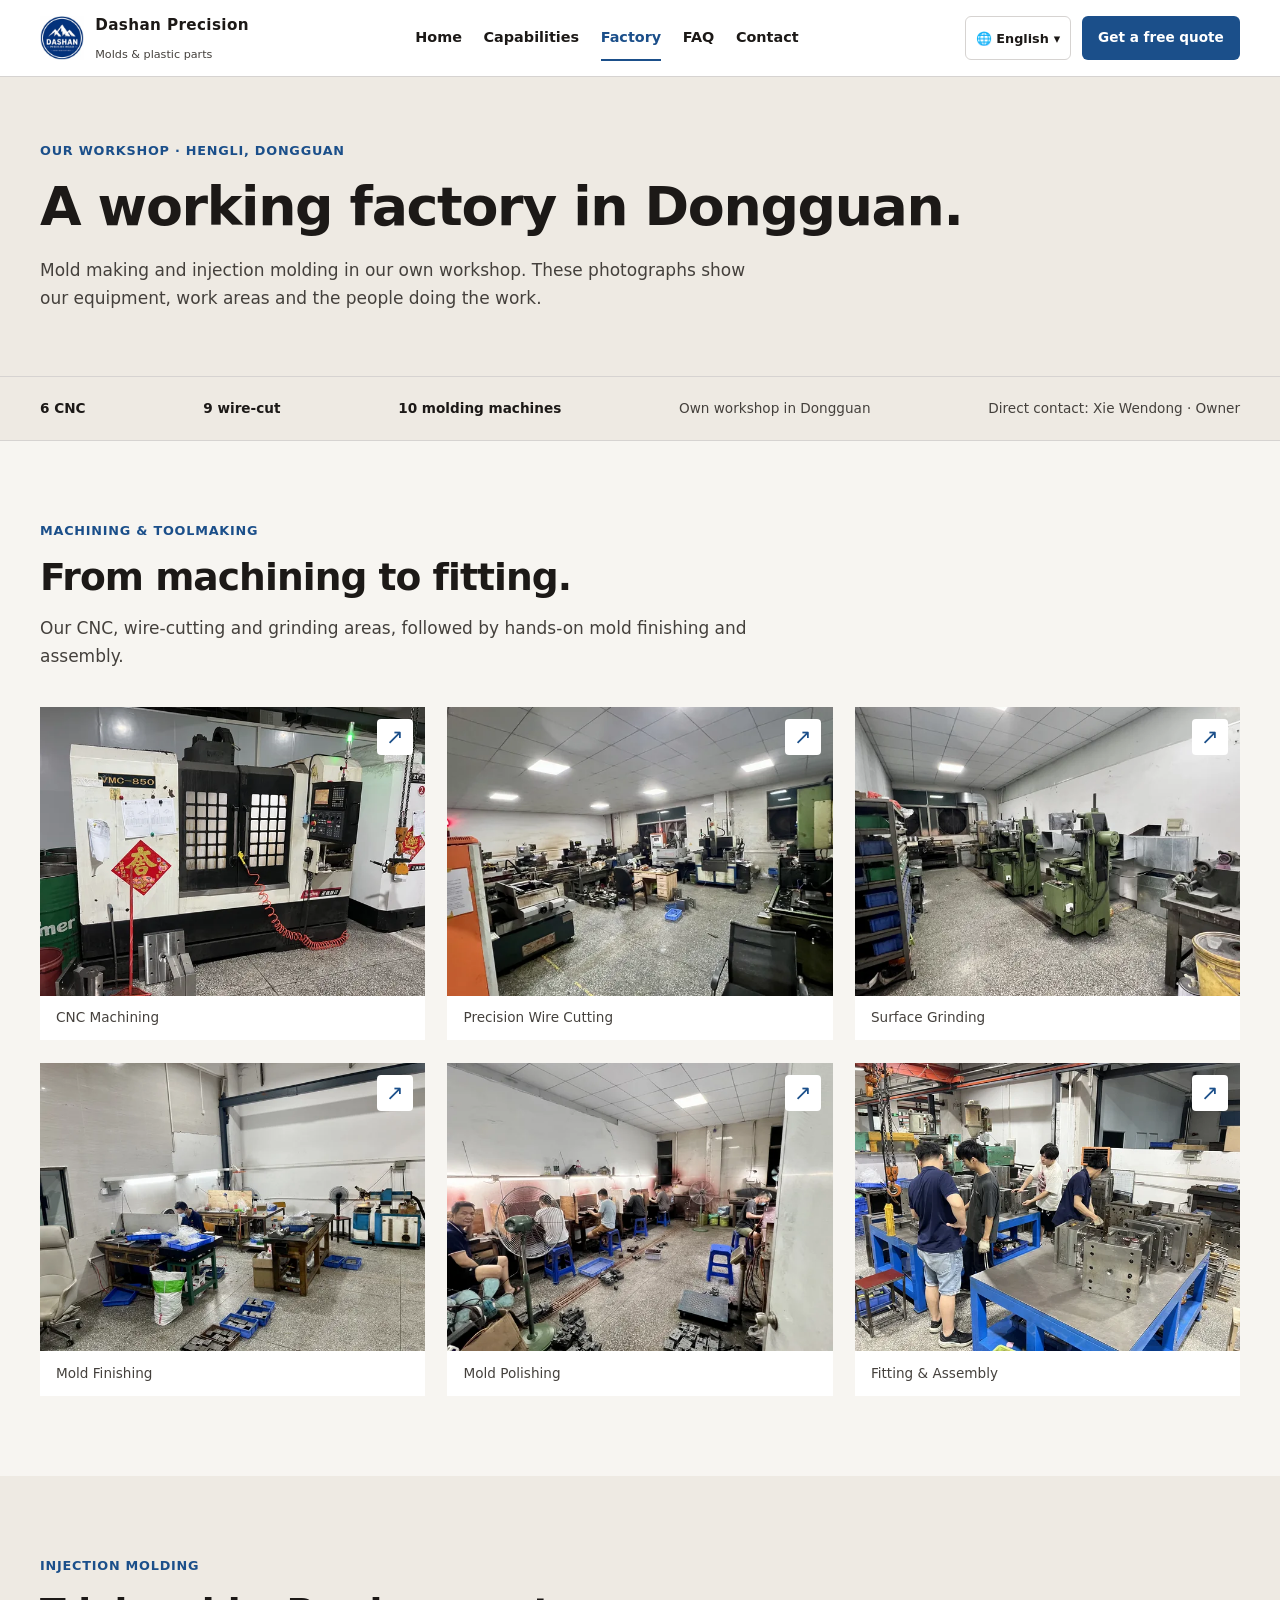
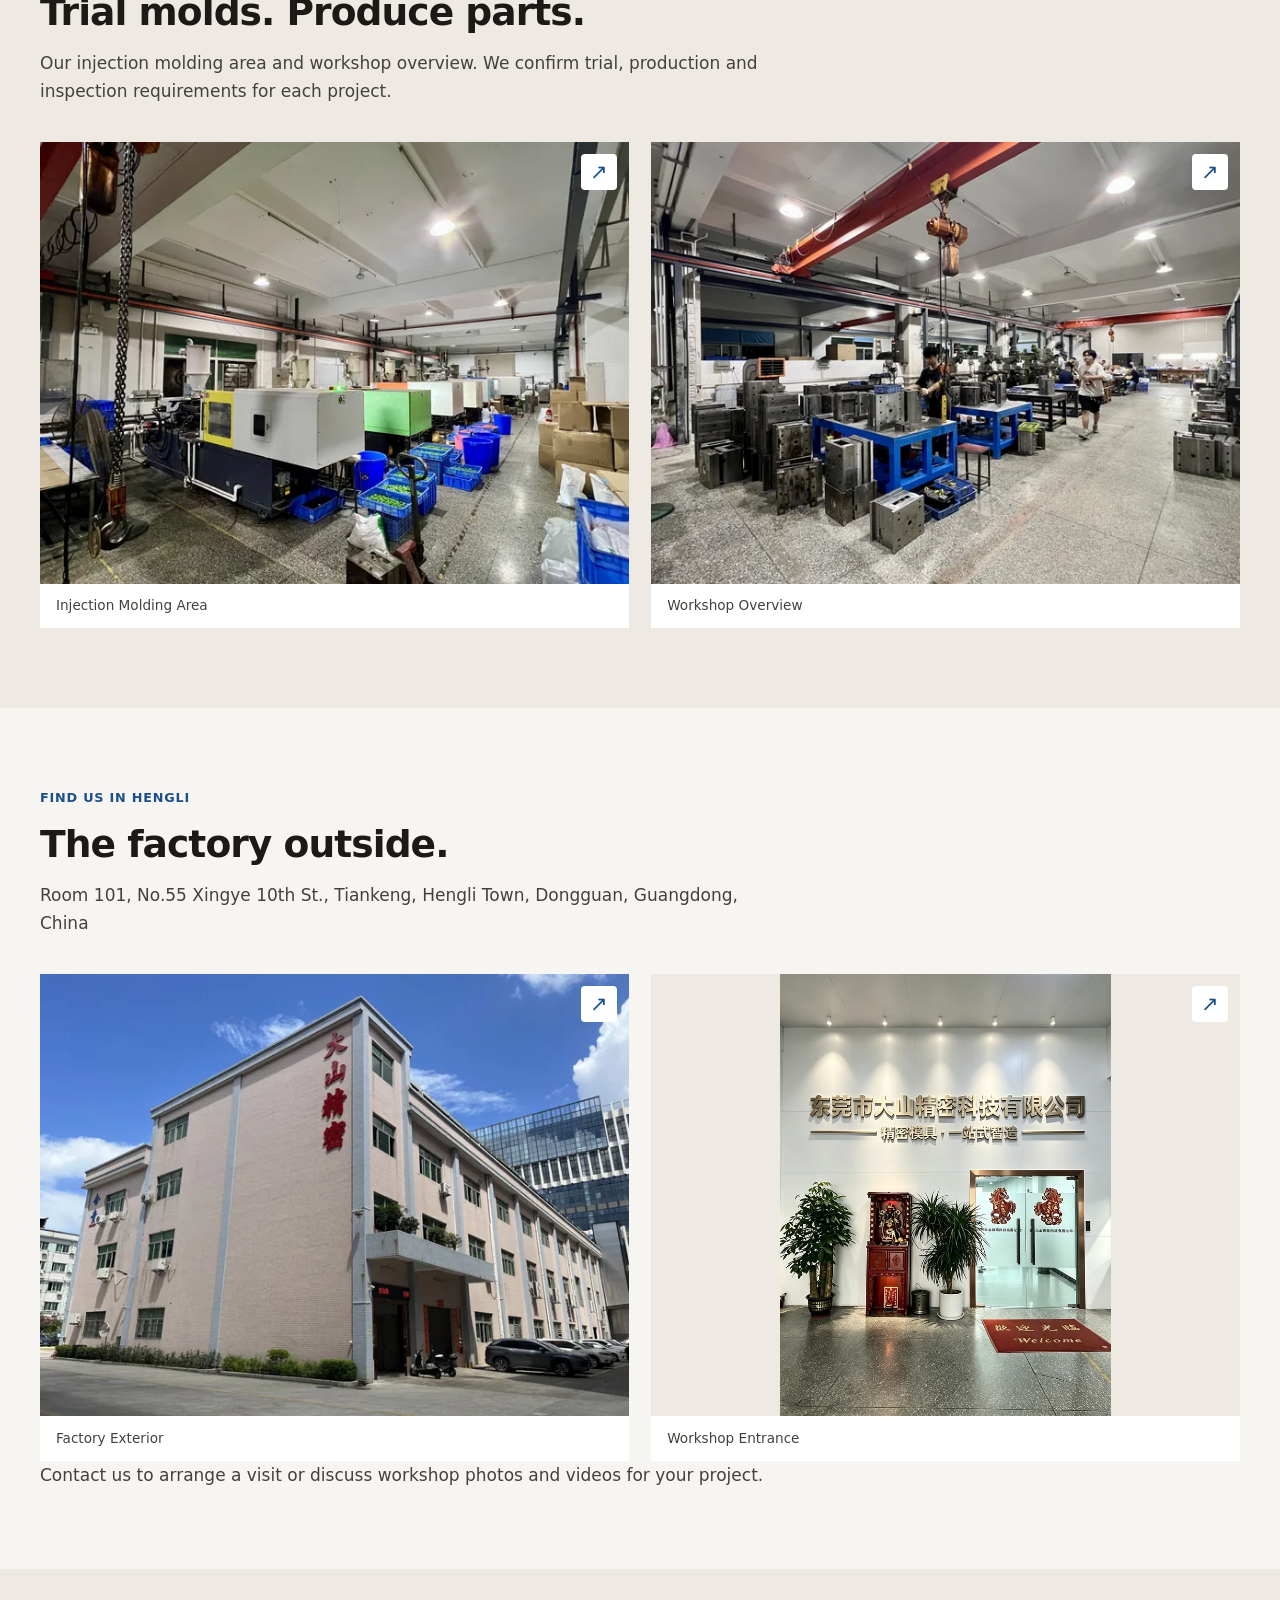
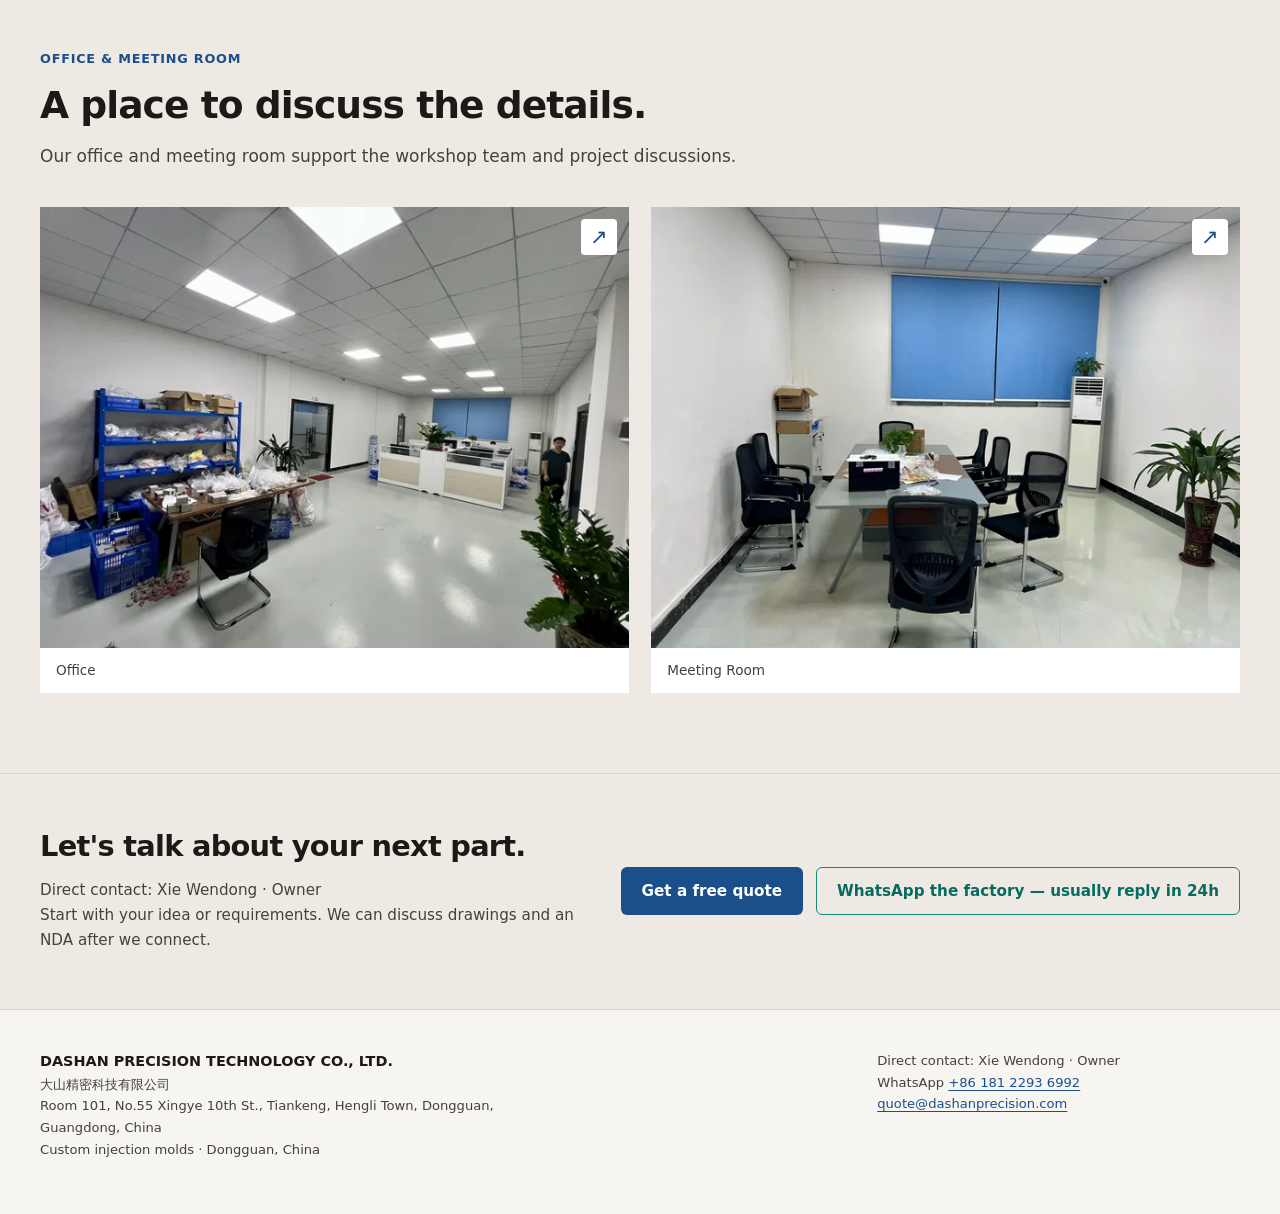
<file: factory.html>
<!DOCTYPE html>
<html lang="en">
<head>
<meta charset="UTF-8">
<meta name="viewport" content="width=device-width, initial-scale=1.0">
<meta name="referrer" content="strict-origin-when-cross-origin">
<title>Dongguan Injection Mold Factory | Dashan Precision</title>
<meta name="description" content="See Dashan Precision's real factory: CNC, wire cutting, grinding, mold finishing, injection molding and facilities in Hengli, Dongguan, China. Photos from our own workshop.">
<meta property="og:title" content="Dongguan Injection Mold Factory | Dashan Precision">
<meta property="og:description" content="See Dashan Precision's real factory: CNC, wire cutting, grinding, mold finishing, injection molding and facilities in Hengli, Dongguan, China. Photos from our own workshop.">
<meta property="og:type" content="website">
<meta property="og:url" content="https://www.dashanprecision.com/factory.html">
<meta property="og:image" content="https://www.dashanprecision.com/assets/images/factory/workshop-hero-1600.webp">
<meta name="twitter:card" content="summary_large_image">
<meta name="twitter:image" content="https://www.dashanprecision.com/assets/images/factory/workshop-hero-1600.webp">

<script type="application/ld+json">
{"@context":"https://schema.org","@type":"Organization","name":"DASHAN Precision Technology Co., Ltd.","alternateName":"大山精密科技有限公司","description":"One-stop precision injection mold & injection molding manufacturer in Hengli, Dongguan, China.","email":"quote@dashanprecision.com","telephone":"+86-181-2293-6992","address":{"@type":"PostalAddress","streetAddress":"Room 101, No.55 Xingye 10th St., Tiankeng, Hengli Town","addressLocality":"Dongguan","addressRegion":"Guangdong","addressCountry":"CN"},"foundingDate":"2021","areaServed":"Worldwide"}
</script>

<link rel="icon" type="image/x-icon" href="favicon.ico"><link rel="icon" type="image/png" sizes="32x32" href="favicon-32.png"><link rel="apple-touch-icon" href="apple-touch-icon.png">
<link rel="stylesheet" href="css/style.css?v=20261006-3">
<script src="js/experience.js" defer></script>
<link rel="canonical" href="https://www.dashanprecision.com/factory.html">
</head><body class="quiet-workshop">
<a class="skip-link" href="#main-content">Skip to content</a>
<header>
  <div class="container nav">
    <a class="brand" href="/">
      <img src="assets/images/factory/logo.webp" alt="Dashan Precision logo" width="240" height="240">
      <span><span class="bname">Dashan Precision</span><br><span class="btag">Molds &amp; plastic parts</span></span>
    </a>
    <button class="nav-toggle" aria-label="Menu">☰</button>
    <ul><li><a href="/">Home</a></li><li><a href="capabilities.html">Capabilities</a></li><li><a class="active" href="factory.html">Factory</a></li><li><a href="faq.html">FAQ</a></li>
      <li><a href="contact.html">Contact</a></li></ul>
    <div class="nav-cta"><a class="btn btn-primary" href="contact.html">Get a free quote</a></div>
  </div>
</header>
<main id="main-content" tabindex="-1">
<section class="page-intro"><div class="container">
  <div class="kicker">Our workshop · Hengli, Dongguan</div>
  <h1>A working factory in Dongguan.</h1>
  <p>Mold making and injection molding in our own workshop. These photographs show our equipment, work areas and the people doing the work.</p>
</div></section>
<div class="trust"><div class="container"><span><b>6 CNC</b></span><span><b>9 wire-cut</b></span><span><b>10 molding machines</b></span><span>Own workshop in Dongguan</span><span>Direct contact: Xie Wendong · Owner</span></div></div>
<section><div class="container">
  <div class="sec-head"><div class="kicker">Machining &amp; toolmaking</div><h2>From machining to fitting.</h2><p>Our CNC, wire-cutting and grinding areas, followed by hands-on mold finishing and assembly.</p></div>
  <div class="gallery"><figure class="g-item"><img src="assets/images/factory/cnc-960.webp" srcset="assets/images/factory/cnc-640.webp 640w, assets/images/factory/cnc-960.webp 960w" sizes="(max-width:680px) 92vw, (max-width:960px) 44vw, 30vw" width="960" height="720" loading="lazy" decoding="async" alt="CNC machining area in the Dashan Precision factory"><figcaption class="g-cap">CNC Machining</figcaption></figure>
<figure class="g-item"><img src="assets/images/factory/wire-cut-960.webp" srcset="assets/images/factory/wire-cut-640.webp 640w, assets/images/factory/wire-cut-960.webp 960w" sizes="(max-width:680px) 92vw, (max-width:960px) 44vw, 30vw" width="960" height="720" loading="lazy" decoding="async" alt="Precision wire-cutting machines in the Dashan Precision factory"><figcaption class="g-cap">Precision Wire Cutting</figcaption></figure>
<figure class="g-item"><img src="assets/images/factory/grinding-960.webp" srcset="assets/images/factory/grinding-640.webp 640w, assets/images/factory/grinding-960.webp 960w" sizes="(max-width:680px) 92vw, (max-width:960px) 44vw, 30vw" width="960" height="720" loading="lazy" decoding="async" alt="Surface grinding equipment in the Dashan Precision factory"><figcaption class="g-cap">Surface Grinding</figcaption></figure>
<figure class="g-item"><img src="assets/images/factory/mold-finishing-960.webp" srcset="assets/images/factory/mold-finishing-640.webp 640w, assets/images/factory/mold-finishing-960.webp 960w" sizes="(max-width:680px) 92vw, (max-width:960px) 44vw, 30vw" width="960" height="720" loading="lazy" decoding="async" alt="Mold finishing work area in the Dashan Precision factory"><figcaption class="g-cap">Mold Finishing</figcaption></figure>
<figure class="g-item"><img src="assets/images/factory/mold-polishing-960.webp" srcset="assets/images/factory/mold-polishing-640.webp 640w, assets/images/factory/mold-polishing-960.webp 960w" sizes="(max-width:680px) 92vw, (max-width:960px) 44vw, 30vw" width="960" height="720" loading="lazy" decoding="async" alt="Toolmakers polishing mold parts in the Dashan Precision factory"><figcaption class="g-cap">Mold Polishing</figcaption></figure>
<figure class="g-item"><img src="assets/images/factory/workshop-team-960.webp" srcset="assets/images/factory/workshop-team-640.webp 640w, assets/images/factory/workshop-team-960.webp 960w" sizes="(max-width:680px) 92vw, (max-width:960px) 44vw, 30vw" width="960" height="720" loading="lazy" decoding="async" alt="The workshop team working on molds at benches"><figcaption class="g-cap">Fitting & Assembly</figcaption></figure></div>
</div></section>
<section class="surface-soft"><div class="container">
  <div class="sec-head"><div class="kicker">Injection molding</div><h2>Trial molds. Produce parts.</h2><p>Our injection molding area and workshop overview. We confirm trial, production and inspection requirements for each project.</p></div>
  <div class="gallery two"><figure class="g-item"><img src="assets/images/factory/injection-960.webp" srcset="assets/images/factory/injection-640.webp 640w, assets/images/factory/injection-960.webp 960w" sizes="(max-width:680px) 92vw, 44vw" width="960" height="720" loading="lazy" decoding="async" alt="Injection molding machines inside the Dashan Precision factory"><figcaption class="g-cap">Injection Molding Area</figcaption></figure><figure class="g-item"><img src="assets/images/factory/workshop-hero-960.webp" srcset="assets/images/factory/workshop-hero-640.webp 640w, assets/images/factory/workshop-hero-960.webp 960w" sizes="(max-width:680px) 92vw, 44vw" width="960" height="720" loading="lazy" decoding="async" alt="Machines and work areas inside the Dashan Precision factory"><figcaption class="g-cap">Workshop Overview</figcaption></figure></div>
</div></section>
<section><div class="container">
  <div class="sec-head"><div class="kicker">Find us in Hengli</div><h2>The factory outside.</h2><p>Room 101, No.55 Xingye 10th St., Tiankeng, Hengli Town, Dongguan, Guangdong, China</p></div>
  <div class="gallery two proof-grid"><figure class="g-item"><img src="assets/images/factory/exterior-960.webp" srcset="assets/images/factory/exterior-640.webp 640w, assets/images/factory/exterior-960.webp 960w" sizes="(max-width:680px) 92vw, 44vw" width="960" height="720" loading="lazy" decoding="async" alt="Exterior of the Dashan Precision factory building in Dongguan"><figcaption class="g-cap">Factory Exterior</figcaption></figure><figure class="g-item gate-proof"><img src="assets/images/factory/gate-960.webp" srcset="assets/images/factory/gate-640.webp 640w, assets/images/factory/gate-960.webp 960w" sizes="(max-width:680px) 92vw, 44vw" width="960" height="1280" loading="lazy" decoding="async" alt="Dashan Precision workshop entrance and company sign"><figcaption class="g-cap">Workshop Entrance</figcaption></figure></div>
  <p>Contact us to arrange a visit or discuss workshop photos and videos for your project.</p>
</div></section>
<section class="surface-soft"><div class="container">
  <div class="sec-head"><div class="kicker">Office &amp; meeting room</div><h2>A place to discuss the details.</h2><p>Our office and meeting room support the workshop team and project discussions.</p></div>
  <div class="gallery two"><figure class="g-item"><img src="assets/images/factory/office-960.webp" srcset="assets/images/factory/office-640.webp 640w, assets/images/factory/office-960.webp 960w" sizes="(max-width:680px) 92vw, 44vw" width="960" height="720" loading="lazy" decoding="async" alt="Office at Dashan Precision in Dongguan"><figcaption class="g-cap">Office</figcaption></figure><figure class="g-item"><img src="assets/images/factory/meeting-960.webp" srcset="assets/images/factory/meeting-640.webp 640w, assets/images/factory/meeting-960.webp 960w" sizes="(max-width:680px) 92vw, 44vw" width="960" height="720" loading="lazy" decoding="async" alt="Meeting room at Dashan Precision in Dongguan"><figcaption class="g-cap">Meeting Room</figcaption></figure></div>
</div></section>
<section class="inq-band"><div class="container">
  <div><h2>Let's talk about your next part.</h2><p>Direct contact: Xie Wendong · Owner</p><p>Start with your idea or requirements. We can discuss drawings and an NDA after we connect.</p></div>
  <div class="inq-btns"><a class="btn btn-primary" href="contact.html">Get a free quote</a><a class="btn btn-ghost-inv" href="https://wa.me/8618122936992" target="_blank" rel="noopener">WhatsApp the factory — usually reply in 24h</a></div>
</div></section>
</main>
<footer>
  <div class="container">
    <div>
      <b>DASHAN PRECISION TECHNOLOGY CO., LTD.</b><br>
      大山精密科技有限公司<br>Room 101, No.55 Xingye 10th St., Tiankeng, Hengli Town, Dongguan, Guangdong, China<br>
      Custom injection molds · Dongguan, China
    </div>
    <div>Direct contact: Xie Wendong · Owner<br>WhatsApp <a href="https://wa.me/8618122936992" target="_blank" rel="noopener">+86 181 2293 6992</a><br>
      <a href="mailto:quote@dashanprecision.com?subject=Quote%20inquiry%20from%20website">quote@dashanprecision.com</a></div>
  </div>


</footer>
<script src="js/main.js?v=20261006-3"></script>
<a class="wa-float" href="https://wa.me/8618122936992" target="_blank" rel="noopener" aria-label="Chat on WhatsApp">WhatsApp</a>
<div class="m-cta"><a href="contact.html">Get a free quote</a><a href="https://wa.me/8618122936992" target="_blank" rel="noopener">WhatsApp</a></div>
<script src="js/lang/zh.js?v=20261006-3"></script>
<script src="js/i18n.js?v=20261004-6"></script>
</body>
</html>
</file>
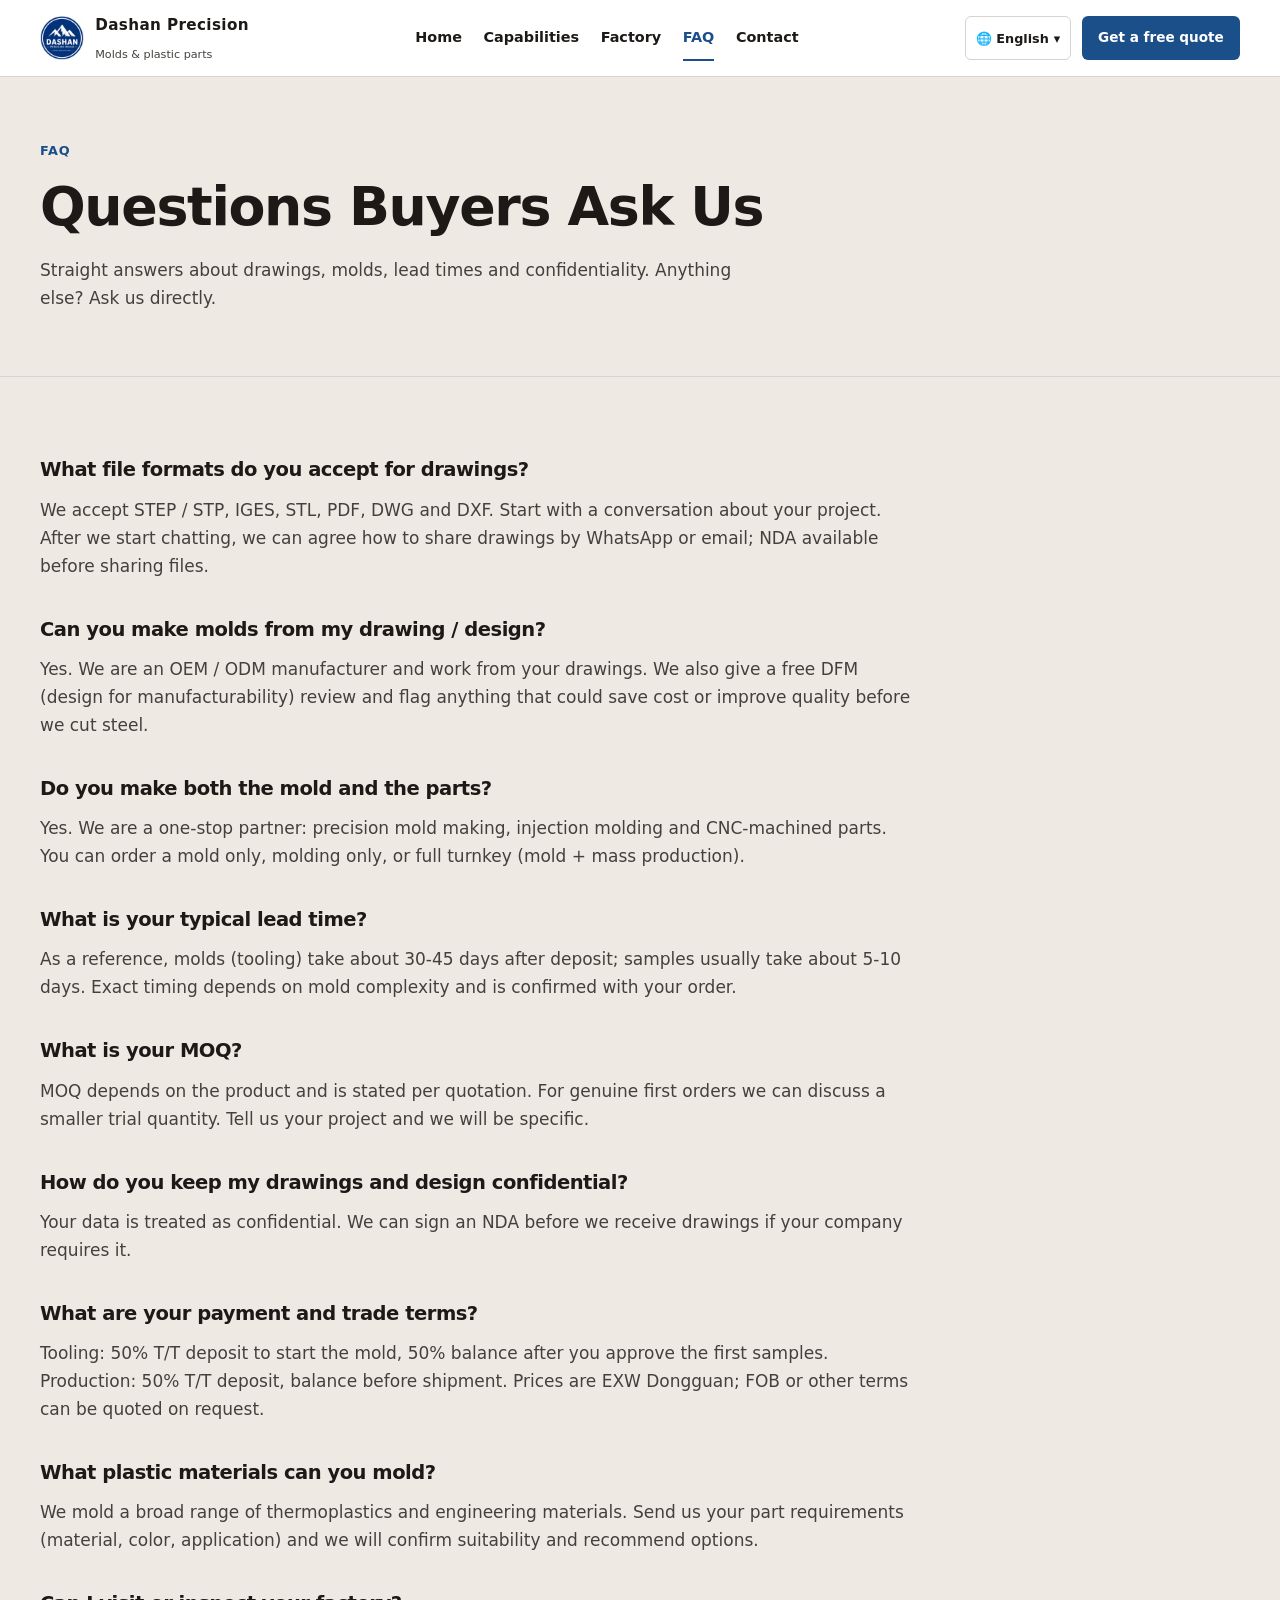
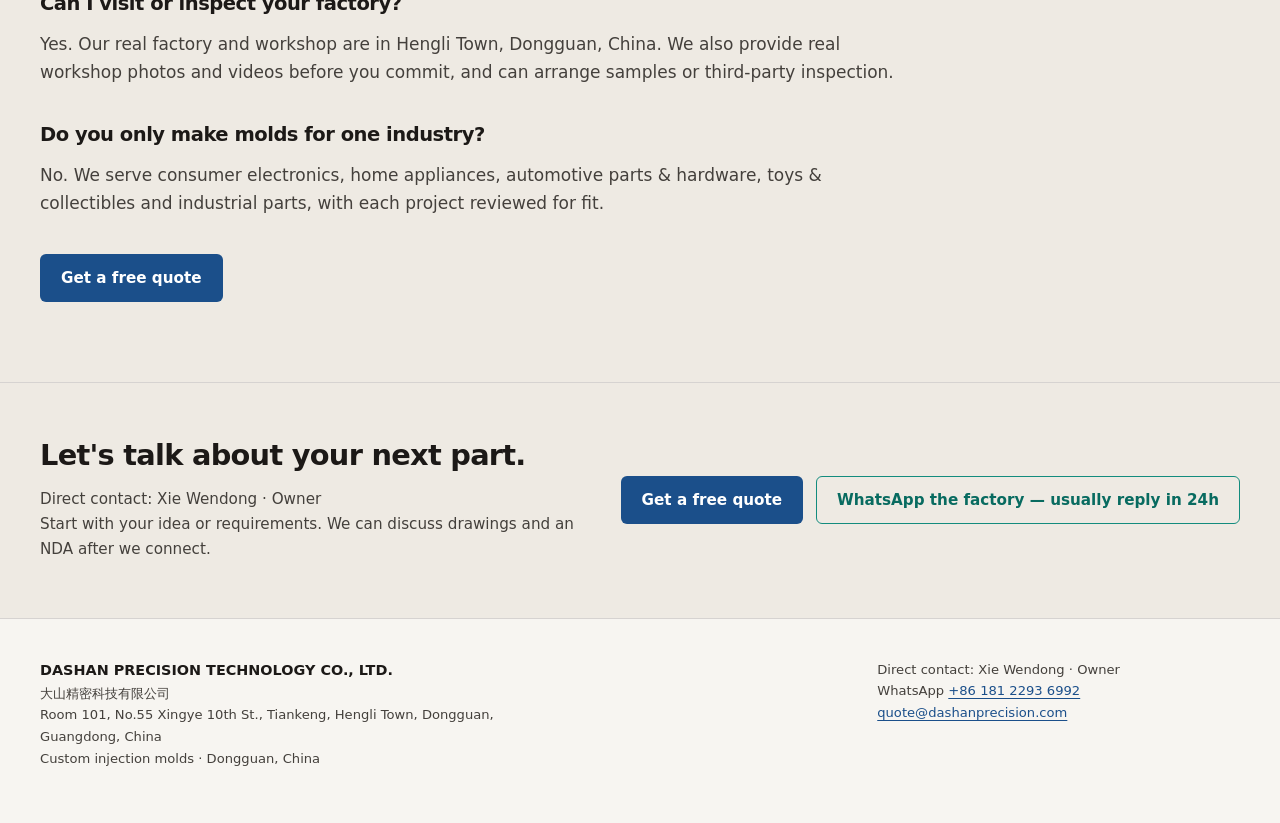
<file: faq.html>
<!DOCTYPE html>
<html lang="en">
<head>
<meta charset="UTF-8">
<meta name="viewport" content="width=device-width, initial-scale=1.0">
<meta name="referrer" content="strict-origin-when-cross-origin">
<title>Injection Mold FAQ: MOQ &amp; Lead Time | Dashan Precision</title>
<meta name="description" content="Answers from Dashan Precision (Dongguan): drawing file formats, OEM molds from your design, mold + molding services, lead time, MOQ, NDA/confidentiality, payment terms and factory visits.">
<meta property="og:title" content="Injection Mold FAQ: MOQ &amp; Lead Time | Dashan Precision">
<meta property="og:description" content="Answers from Dashan Precision (Dongguan): drawing file formats, OEM molds from your design, mold + molding services, lead time, MOQ, NDA/confidentiality, payment terms and factory visits.">
<meta property="og:type" content="website">
<meta property="og:url" content="https://www.dashanprecision.com/faq.html">
<meta property="og:image" content="https://www.dashanprecision.com/assets/images/factory/workshop-hero-1600.webp">
<meta name="twitter:card" content="summary_large_image">
<meta name="twitter:image" content="https://www.dashanprecision.com/assets/images/factory/workshop-hero-1600.webp">
<script type="application/ld+json">{"@context":"https://schema.org","@type":"FAQPage","mainEntity":[{"@type":"Question","name":"What file formats do you accept for drawings?","acceptedAnswer":{"@type":"Answer","text":"We accept STEP / STP, IGES, STL, PDF, DWG and DXF. Start with a conversation about your project. After we start chatting, we can agree how to share drawings by WhatsApp or email; NDA available before sharing files."}},{"@type":"Question","name":"Can you make molds from my drawing / design?","acceptedAnswer":{"@type":"Answer","text":"Yes. We are an OEM / ODM manufacturer and work from your drawings. We also give a free DFM (design for manufacturability) review and flag anything that could save cost or improve quality before we cut steel."}},{"@type":"Question","name":"Do you make both the mold and the parts?","acceptedAnswer":{"@type":"Answer","text":"Yes. We are a one-stop partner: precision mold making, injection molding and CNC-machined parts. You can order a mold only, molding only, or full turnkey (mold + mass production)."}},{"@type":"Question","name":"What is your typical lead time?","acceptedAnswer":{"@type":"Answer","text":"As a reference, molds (tooling) take about 30-45 days after deposit; samples usually take about 5-10 days. Exact timing depends on mold complexity and is confirmed with your order."}},{"@type":"Question","name":"What is your MOQ?","acceptedAnswer":{"@type":"Answer","text":"MOQ depends on the product and is stated per quotation. For genuine first orders we can discuss a smaller trial quantity. Tell us your project and we will be specific."}},{"@type":"Question","name":"How do you keep my drawings and design confidential?","acceptedAnswer":{"@type":"Answer","text":"Your data is treated as confidential. We can sign an NDA before we receive drawings if your company requires it."}},{"@type":"Question","name":"What are your payment and trade terms?","acceptedAnswer":{"@type":"Answer","text":"Tooling: 50% T/T deposit to start the mold, 50% balance after you approve the first samples. Production: 50% T/T deposit, balance before shipment. Prices are EXW Dongguan; FOB or other terms can be quoted on request."}},{"@type":"Question","name":"What plastic materials can you mold?","acceptedAnswer":{"@type":"Answer","text":"We mold a broad range of thermoplastics and engineering materials. Send us your part requirements (material, color, application) and we will confirm suitability and recommend options."}},{"@type":"Question","name":"Can I visit or inspect your factory?","acceptedAnswer":{"@type":"Answer","text":"Yes. Our real factory and workshop are in Hengli Town, Dongguan, China. We also provide real workshop photos and videos before you commit, and can arrange samples or third-party inspection."}},{"@type":"Question","name":"Do you only make molds for one industry?","acceptedAnswer":{"@type":"Answer","text":"No. We serve consumer electronics, home appliances, automotive parts & hardware, toys & collectibles and industrial parts, with each project reviewed for fit."}}]}</script>
<link rel="icon" type="image/x-icon" href="favicon.ico"><link rel="icon" type="image/png" sizes="32x32" href="favicon-32.png"><link rel="apple-touch-icon" href="apple-touch-icon.png">
<link rel="stylesheet" href="css/style.css?v=20261006-3">
<script src="js/experience.js" defer></script>
<link rel="canonical" href="https://www.dashanprecision.com/faq.html">
</head>
<body class="quiet-workshop">
<a class="skip-link" href="#main-content">Skip to content</a>
<header>
  <div class="container nav">
    <a class="brand" href="/"><img src="assets/images/factory/logo.webp" alt="Dashan Precision logo" width="80" height="80"><span><span class="bname">Dashan Precision</span><br><span class="btag">Molds &amp; plastic parts</span></span></a>
    <button class="nav-toggle" aria-label="Menu">☰</button>
    <ul><li><a href="/">Home</a></li><li><a href="capabilities.html">Capabilities</a></li><li><a href="factory.html">Factory</a></li><li><a class="active" href="faq.html">FAQ</a></li><li><a href="contact.html">Contact</a></li></ul>
    <div class="nav-cta"><a class="btn btn-primary" href="contact.html">Get a free quote</a></div>
  </div>
</header>
<main id="main-content" tabindex="-1">

<section class="page-intro">
  <div class="container">
    <div class="kicker">FAQ</div>
    <h1>Questions Buyers Ask Us</h1>
    <p>Straight answers about drawings, molds, lead times and confidentiality. Anything else? Ask us directly.</p>
  </div>
</section>
<section class="surface-soft">
  <div class="container">
    <div class="faq-wrap">
      <div class="faq-item"><h2 class="faq-heading">What file formats do you accept for drawings?</h2><p>We accept STEP / STP, IGES, STL, PDF, DWG and DXF. Start with a conversation about your project. After we start chatting, we can agree how to share drawings by WhatsApp or email; NDA available before sharing files.</p></div><div class="faq-item"><h2 class="faq-heading">Can you make molds from my drawing / design?</h2><p>Yes. We are an OEM / ODM manufacturer and work from your drawings. We also give a free DFM (design for manufacturability) review and flag anything that could save cost or improve quality before we cut steel.</p></div><div class="faq-item"><h2 class="faq-heading">Do you make both the mold and the parts?</h2><p>Yes. We are a one-stop partner: precision mold making, injection molding and CNC-machined parts. You can order a mold only, molding only, or full turnkey (mold + mass production).</p></div><div class="faq-item"><h2 class="faq-heading">What is your typical lead time?</h2><p>As a reference, molds (tooling) take about 30-45 days after deposit; samples usually take about 5-10 days. Exact timing depends on mold complexity and is confirmed with your order.</p></div><div class="faq-item"><h2 class="faq-heading">What is your MOQ?</h2><p>MOQ depends on the product and is stated per quotation. For genuine first orders we can discuss a smaller trial quantity. Tell us your project and we will be specific.</p></div><div class="faq-item"><h2 class="faq-heading">How do you keep my drawings and design confidential?</h2><p>Your data is treated as confidential. We can sign an NDA before we receive drawings if your company requires it.</p></div><div class="faq-item"><h2 class="faq-heading">What are your payment and trade terms?</h2><p>Tooling: 50% T/T deposit to start the mold, 50% balance after you approve the first samples. Production: 50% T/T deposit, balance before shipment. Prices are EXW Dongguan; FOB or other terms can be quoted on request.</p></div><div class="faq-item"><h2 class="faq-heading">What plastic materials can you mold?</h2><p>We mold a broad range of thermoplastics and engineering materials. Send us your part requirements (material, color, application) and we will confirm suitability and recommend options.</p></div><div class="faq-item"><h2 class="faq-heading">Can I visit or inspect your factory?</h2><p>Yes. Our real factory and workshop are in Hengli Town, Dongguan, China. We also provide real workshop photos and videos before you commit, and can arrange samples or third-party inspection.</p></div><div class="faq-item"><h2 class="faq-heading">Do you only make molds for one industry?</h2><p>No. We serve consumer electronics, home appliances, automotive parts &amp; hardware, toys &amp; collectibles and industrial parts, with each project reviewed for fit.</p></div>
      <p><a class="btn btn-primary" href="contact.html">Get a free quote</a></p>
    </div>
  </div>
</section>



<section class="inq-band"><div class="container">
  <div><h2>Let's talk about your next part.</h2><p>Direct contact: Xie Wendong · Owner</p><p>Start with your idea or requirements. We can discuss drawings and an NDA after we connect.</p></div>
  <div class="inq-btns"><a class="btn btn-primary" href="contact.html">Get a free quote</a><a class="btn btn-ghost-inv" href="https://wa.me/8618122936992" target="_blank" rel="noopener">WhatsApp the factory — usually reply in 24h</a></div>
</div></section>
</main>
<footer>
  <div class="container">
    <div><b>DASHAN PRECISION TECHNOLOGY CO., LTD.</b><br>大山精密科技有限公司<br>Room 101, No.55 Xingye 10th St., Tiankeng, Hengli Town, Dongguan, Guangdong, China<br>Custom injection molds · Dongguan, China</div>
    <div>Direct contact: Xie Wendong · Owner<br>WhatsApp <a href="https://wa.me/8618122936992" target="_blank" rel="noopener">+86 181 2293 6992</a><br><a href="mailto:quote@dashanprecision.com?subject=Quote%20inquiry%20from%20website">quote@dashanprecision.com</a></div>
  </div>
</footer>
<a class="wa-float" href="https://wa.me/8618122936992" target="_blank" rel="noopener">WhatsApp</a>
<div class="m-cta"><a href="contact.html">Get a free quote</a><a href="https://wa.me/8618122936992" target="_blank" rel="noopener">WhatsApp</a></div>
<script src="js/main.js?v=20261006-3"></script>
<script src="js/lang/zh.js?v=20261006-3"></script>
<script src="js/i18n.js?v=20261004-6"></script>
</body>
</html>
</file>
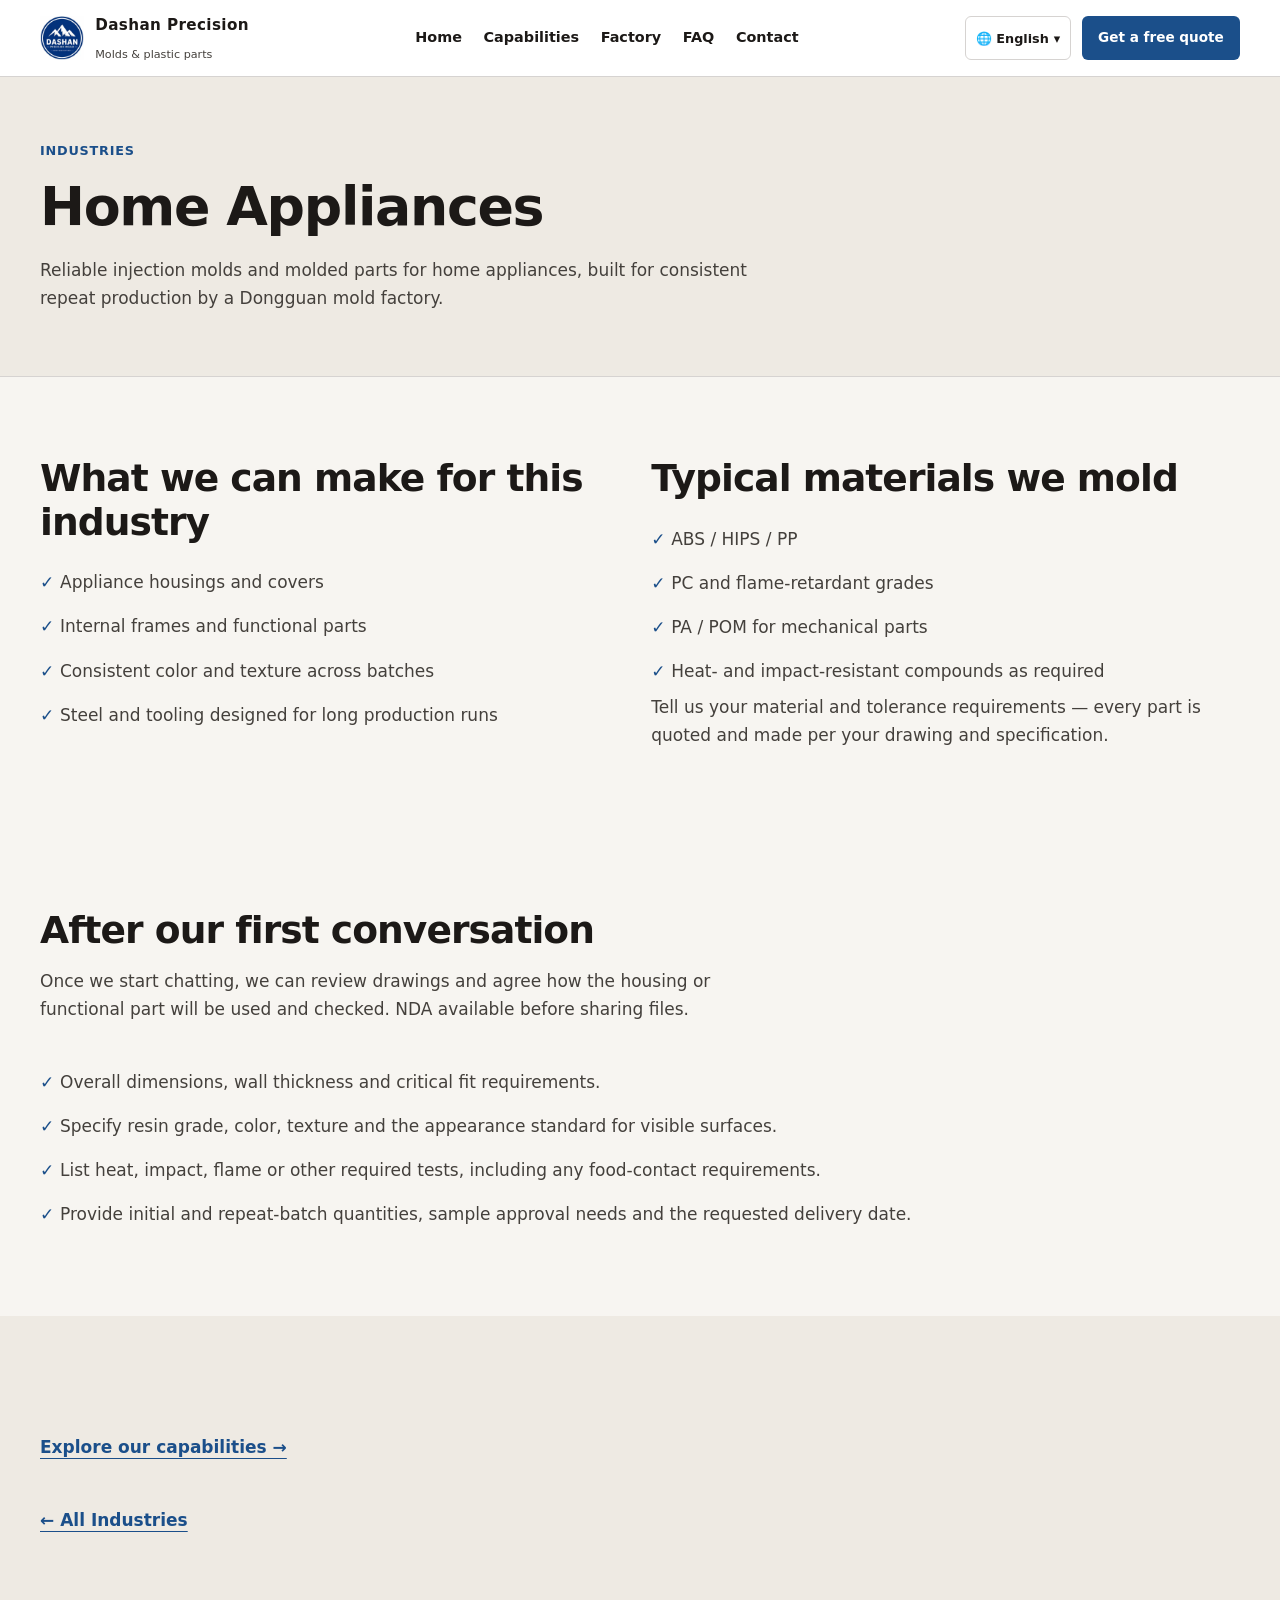
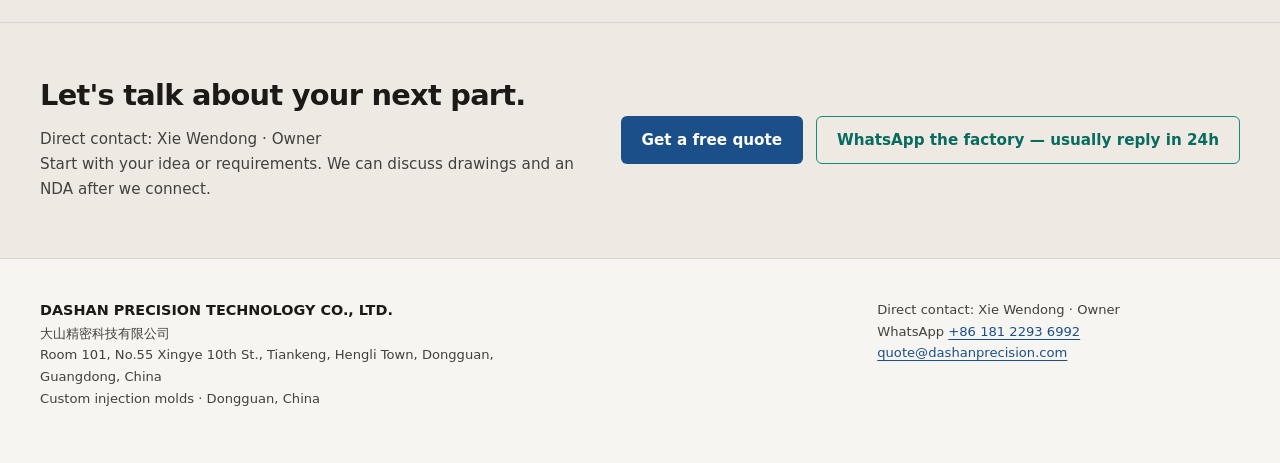
<file: home-appliances.html>
<!DOCTYPE html>
<html lang="en">
<head>
<meta charset="UTF-8">
<meta name="viewport" content="width=device-width, initial-scale=1.0">
<meta name="referrer" content="strict-origin-when-cross-origin">
<title>Home Appliance Injection Molds &amp; Molding | Dashan Precision</title>
<meta name="description" content="Reliable injection molds and molded parts for home appliances, built for consistent repeat production by a Dongguan mold factory.">
<meta property="og:title" content="Home Appliance Injection Molds &amp; Molding | Dashan Precision">
<meta property="og:description" content="Reliable injection molds and molded parts for home appliances, built for consistent repeat production by a Dongguan mold factory.">
<meta property="og:type" content="website">
<meta property="og:url" content="https://www.dashanprecision.com/home-appliances.html">
<meta property="og:image" content="https://www.dashanprecision.com/assets/images/factory/workshop-hero-1600.webp">
<meta name="twitter:card" content="summary_large_image">
<meta name="twitter:image" content="https://www.dashanprecision.com/assets/images/factory/workshop-hero-1600.webp">
<script type="application/ld+json">{"@context": "https://schema.org", "@type": "Organization", "name": "DASHAN Precision Technology Co., Ltd.", "email": "quote@dashanprecision.com", "telephone": "+86-181-2293-6992", "address": {"@type": "PostalAddress", "streetAddress": "Room 101, No.55 Xingye 10th St., Tiankeng, Hengli Town", "addressLocality": "Dongguan", "addressRegion": "Guangdong", "addressCountry": "CN"}, "foundingDate": "2021"}</script>
<link rel="icon" type="image/x-icon" href="favicon.ico"><link rel="icon" type="image/png" sizes="32x32" href="favicon-32.png"><link rel="apple-touch-icon" href="apple-touch-icon.png">
<link rel="stylesheet" href="css/style.css?v=20261006-3">
<script src="js/experience.js" defer></script>
<link rel="canonical" href="https://www.dashanprecision.com/home-appliances.html">
</head>
<body class="quiet-workshop">
<a class="skip-link" href="#main-content">Skip to content</a>
<header>
  <div class="container nav">
    <a class="brand" href="/"><img src="assets/images/factory/logo.webp" alt="Dashan Precision logo" width="80" height="80"><span><span class="bname">Dashan Precision</span><br><span class="btag">Molds &amp; plastic parts</span></span></a>
    <button class="nav-toggle" aria-label="Menu">☰</button>
    <ul><li><a href="/">Home</a></li><li><a href="capabilities.html">Capabilities</a></li><li><a href="factory.html">Factory</a></li><li><a href="faq.html">FAQ</a></li><li><a href="contact.html">Contact</a></li></ul>
    <div class="nav-cta"><a class="btn btn-primary" href="contact.html">Get a free quote</a></div>
  </div>
</header>
<main id="main-content" tabindex="-1">

<section class="page-intro">
  <div class="container">
    <div class="kicker">Industries</div>
    <h1>Home Appliances</h1>
    <p>Reliable injection molds and molded parts for home appliances, built for consistent repeat production by a Dongguan mold factory.</p>
  </div>
</section>

<section>
  <div class="container">
    <div class="grid industry-details">
      <div>
        <h2>What we can make for this industry</h2>
        <ul class="why-list"><li>Appliance housings and covers</li><li>Internal frames and functional parts</li><li>Consistent color and texture across batches</li><li>Steel and tooling designed for long production runs</li></ul>
      </div>
      <div>
        <h2>Typical materials we mold</h2>
        <ul class="why-list"><li>ABS / HIPS / PP</li><li>PC and flame-retardant grades</li><li>PA / POM for mechanical parts</li><li>Heat- and impact-resistant compounds as required</li></ul>
        <p>Tell us your material and tolerance requirements — every part is quoted and made per your drawing and specification.</p>
      </div>
    </div>
  </div>
</section>

<section>
  <div class="container">
    <div class="sec-head"><h2>After our first conversation</h2><p>Once we start chatting, we can review drawings and agree how the housing or functional part will be used and checked. NDA available before sharing files.</p></div>
    <ul class="why-list">
      <li>Overall dimensions, wall thickness and critical fit requirements.</li>
      <li>Specify resin grade, color, texture and the appearance standard for visible surfaces.</li>
      <li>List heat, impact, flame or other required tests, including any food-contact requirements.</li>
      <li>Provide initial and repeat-batch quantities, sample approval needs and the requested delivery date.</li>
    </ul>
  </div>
</section>

<section class="surface-soft"><div class="container"><p><a class="text-link" href="capabilities.html">Explore our capabilities →</a></p><p><a class="text-link" href="industries.html">← All Industries</a></p></div></section>



<section class="inq-band"><div class="container">
  <div><h2>Let's talk about your next part.</h2><p>Direct contact: Xie Wendong · Owner</p><p>Start with your idea or requirements. We can discuss drawings and an NDA after we connect.</p></div>
  <div class="inq-btns"><a class="btn btn-primary" href="contact.html">Get a free quote</a><a class="btn btn-ghost-inv" href="https://wa.me/8618122936992" target="_blank" rel="noopener">WhatsApp the factory — usually reply in 24h</a></div>
</div></section>
</main>
<footer>
  <div class="container">
    <div><b>DASHAN PRECISION TECHNOLOGY CO., LTD.</b><br>大山精密科技有限公司<br>Room 101, No.55 Xingye 10th St., Tiankeng, Hengli Town, Dongguan, Guangdong, China<br>Custom injection molds · Dongguan, China</div>
    <div>Direct contact: Xie Wendong · Owner<br>WhatsApp <a href="https://wa.me/8618122936992" target="_blank" rel="noopener">+86 181 2293 6992</a><br><a href="mailto:quote@dashanprecision.com?subject=Quote%20inquiry%20from%20website">quote@dashanprecision.com</a></div>
  </div>
</footer>
<a class="wa-float" href="https://wa.me/8618122936992" target="_blank" rel="noopener">WhatsApp</a>
<div class="m-cta"><a href="contact.html">Get a free quote</a><a href="https://wa.me/8618122936992" target="_blank" rel="noopener">WhatsApp</a></div>
<script src="js/main.js?v=20261006-3"></script>
<script src="js/lang/zh.js?v=20261006-3"></script>
<script src="js/i18n.js?v=20261004-6"></script>
</body>
</html>
</file>
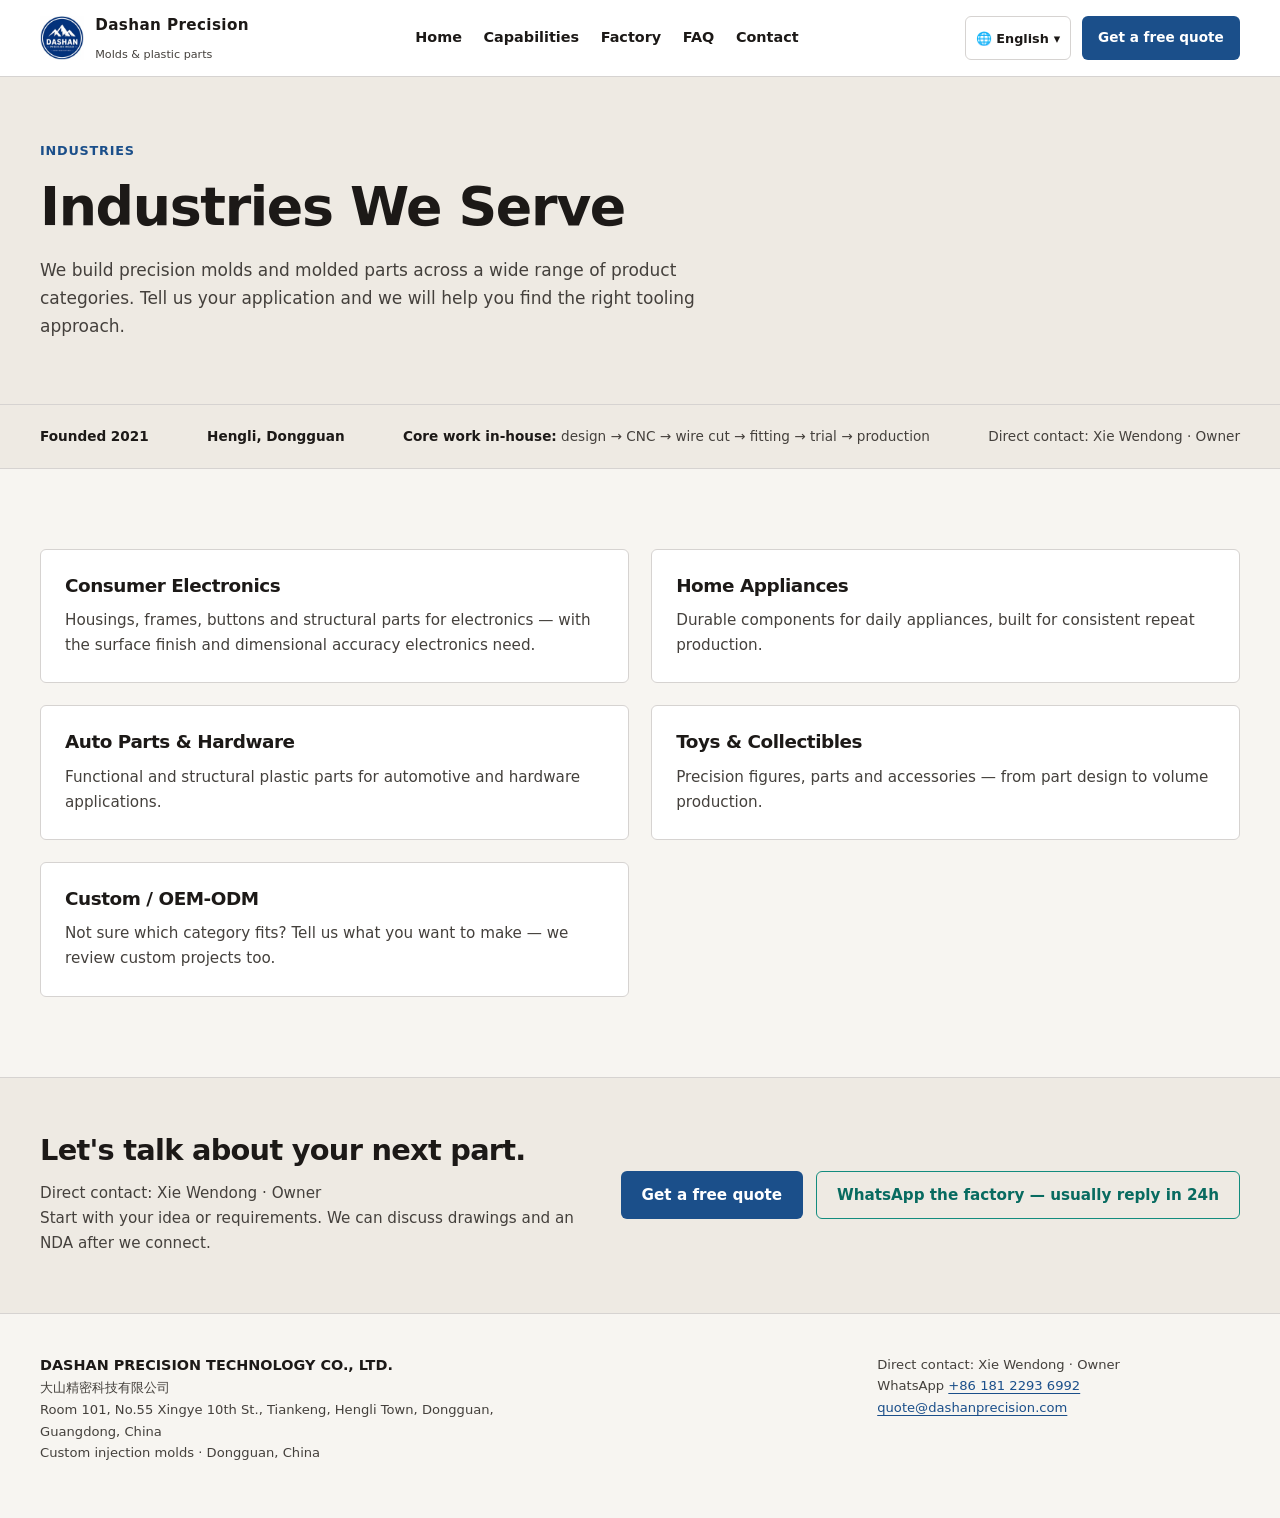
<file: industries.html>
<!DOCTYPE html>
<html lang="en">
<head>
<meta charset="UTF-8">
<meta name="viewport" content="width=device-width, initial-scale=1.0">
<meta name="referrer" content="strict-origin-when-cross-origin">
<title>Injection Molds by Industry | Dashan Precision</title>
<meta name="description" content="Precision injection molds and molded parts for consumer electronics, home appliances, automotive, toys & collectibles and industrial parts. Made to your drawings in China.">
<meta property="og:title" content="Injection Molds by Industry | Dashan Precision">
<meta property="og:description" content="Precision injection molds and molded parts for consumer electronics, home appliances, automotive, toys & collectibles and industrial parts. Made to your drawings in China.">
<meta property="og:type" content="website">
<meta property="og:url" content="https://www.dashanprecision.com/industries.html">
<meta property="og:image" content="https://www.dashanprecision.com/assets/images/factory/workshop-hero-1600.webp">
<meta name="twitter:card" content="summary_large_image">
<meta name="twitter:image" content="https://www.dashanprecision.com/assets/images/factory/workshop-hero-1600.webp">

<script type="application/ld+json">
{"@context":"https://schema.org","@type":"Organization","name":"DASHAN Precision Technology Co., Ltd.","alternateName":"大山精密科技有限公司","description":"One-stop precision injection mold & injection molding manufacturer in Hengli, Dongguan, China.","email":"quote@dashanprecision.com","telephone":"+86-181-2293-6992","address":{"@type":"PostalAddress","streetAddress":"Room 101, No.55 Xingye 10th St., Tiankeng, Hengli Town","addressLocality":"Dongguan","addressRegion":"Guangdong","addressCountry":"CN"},"foundingDate":"2021","areaServed":"Worldwide"}
</script>

<link rel="icon" type="image/x-icon" href="favicon.ico"><link rel="icon" type="image/png" sizes="32x32" href="favicon-32.png"><link rel="apple-touch-icon" href="apple-touch-icon.png">
<link rel="stylesheet" href="css/style.css?v=20261006-3">
<script src="js/experience.js" defer></script>
<link rel="canonical" href="https://www.dashanprecision.com/industries.html">
</head><body class="quiet-workshop">
<a class="skip-link" href="#main-content">Skip to content</a>
<header>
  <div class="container nav">
    <a class="brand" href="/">
      <img src="assets/images/factory/logo.webp" alt="Dashan Precision logo" width="80" height="80">
      <span><span class="bname">Dashan Precision</span><br><span class="btag">Molds &amp; plastic parts</span></span>
    </a>
    <button class="nav-toggle" aria-label="Menu">☰</button>
    <ul><li><a href="/">Home</a></li><li><a href="capabilities.html">Capabilities</a></li><li><a href="factory.html">Factory</a></li><li><a href="faq.html">FAQ</a></li>
      <li><a href="contact.html">Contact</a></li></ul>
    <div class="nav-cta"><a class="btn btn-primary" href="contact.html">Get a free quote</a></div>
  </div>
</header>
<main id="main-content" tabindex="-1">
<section class="page-intro">
  <div class="container">
    <div class="kicker">Industries</div>
    <h1>Industries We Serve</h1>
    <p>We build precision molds and molded parts across a wide range of product categories. Tell us your application and we will help you find the right tooling approach.</p>
  </div>
</section><div class="trust"><div class="container">
<span><b>Founded 2021</b></span>
<span><b>Hengli, Dongguan</b></span>
<span><b>Core work in-house:</b> design → CNC → wire cut → fitting → trial → production</span>
<span>Direct contact: Xie Wendong · Owner</span>
</div></div>
<section>
  <div class="container">
    <div class="grid cards">
      <a class="card" href="electronics.html"><h2 class="card-heading">Consumer Electronics</h2><p>Housings, frames, buttons and structural parts for electronics — with the surface finish and dimensional accuracy electronics need.</p></a>
      <a class="card" href="home-appliances.html"><h2 class="card-heading">Home Appliances</h2><p>Durable components for daily appliances, built for consistent repeat production.</p></a>
      <a class="card" href="automotive-parts.html"><h2 class="card-heading">Auto Parts &amp; Hardware</h2><p>Functional and structural plastic parts for automotive and hardware applications.</p></a>
      <a class="card" href="toys-collectibles.html"><h2 class="card-heading">Toys &amp; Collectibles</h2><p>Precision figures, parts and accessories — from part design to volume production.</p></a>
      <div class="card"><h2 class="card-heading">Custom / OEM-ODM</h2><p>Not sure which category fits? Tell us what you want to make — we review custom projects too.</p></div>
    </div>
  </div>
</section><section class="inq-band"><div class="container">
  <div><h2>Let's talk about your next part.</h2><p>Direct contact: Xie Wendong · Owner</p><p>Start with your idea or requirements. We can discuss drawings and an NDA after we connect.</p></div>
  <div class="inq-btns"><a class="btn btn-primary" href="contact.html">Get a free quote</a><a class="btn btn-ghost-inv" href="https://wa.me/8618122936992" target="_blank" rel="noopener">WhatsApp the factory — usually reply in 24h</a></div>
</div></section>
</main>
<footer>
  <div class="container">
    <div>
      <b>DASHAN PRECISION TECHNOLOGY CO., LTD.</b><br>
      大山精密科技有限公司<br>Room 101, No.55 Xingye 10th St., Tiankeng, Hengli Town, Dongguan, Guangdong, China<br>
      Custom injection molds · Dongguan, China
    </div>
    <div>Direct contact: Xie Wendong · Owner<br>WhatsApp <a href="https://wa.me/8618122936992" target="_blank" rel="noopener">+86 181 2293 6992</a><br>
      <a href="mailto:quote@dashanprecision.com?subject=Quote%20inquiry%20from%20website">quote@dashanprecision.com</a></div>
  </div>


</footer>
<script src="js/main.js?v=20261006-3"></script>
<a class="wa-float" href="https://wa.me/8618122936992" target="_blank" rel="noopener" aria-label="Chat on WhatsApp">WhatsApp</a>
<div class="m-cta"><a href="contact.html">Get a free quote</a><a href="https://wa.me/8618122936992" target="_blank" rel="noopener">WhatsApp</a></div>
<script src="js/lang/zh.js?v=20261006-3"></script>
<script src="js/i18n.js?v=20261004-6"></script>
</body>
</html>
</file>
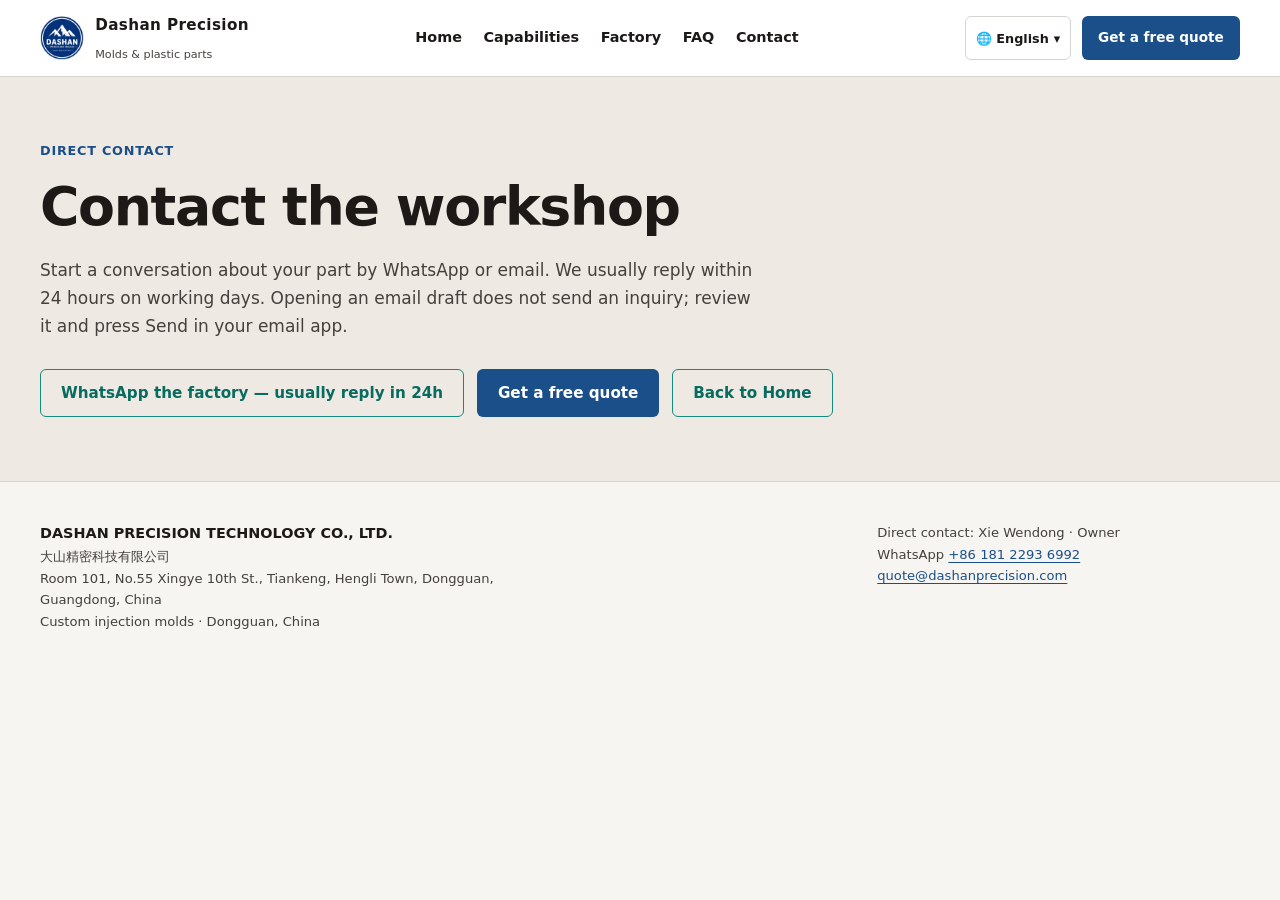
<file: thanks.html>
<!DOCTYPE html>
<html lang="en">
<head>
<meta charset="UTF-8">
<meta name="viewport" content="width=device-width, initial-scale=1.0">
<meta name="referrer" content="strict-origin-when-cross-origin">
<meta name="robots" content="noindex,nofollow">
<title>Contact the Workshop | Dashan Precision</title>
<meta name="description" content="Contact Dashan Precision in Dongguan directly by WhatsApp or email to discuss injection molds and plastic parts.">
<meta property="og:title" content="Contact the Workshop | Dashan Precision">
<meta property="og:description" content="Contact Dashan Precision in Dongguan directly by WhatsApp or email to discuss injection molds and plastic parts.">
<meta property="og:type" content="website">
<meta property="og:url" content="https://www.dashanprecision.com/thanks.html">
<meta property="og:image" content="https://www.dashanprecision.com/assets/images/factory/workshop-hero-1600.webp">
<meta name="twitter:card" content="summary_large_image">
<meta name="twitter:image" content="https://www.dashanprecision.com/assets/images/factory/workshop-hero-1600.webp">
<link rel="icon" type="image/x-icon" href="favicon.ico"><link rel="icon" type="image/png" sizes="32x32" href="favicon-32.png"><link rel="apple-touch-icon" href="apple-touch-icon.png">
<link rel="stylesheet" href="css/style.css?v=20261006-3">
<script src="js/experience.js" defer></script>
<link rel="canonical" href="https://www.dashanprecision.com/thanks.html">
</head>
<body class="quiet-workshop">
<a class="skip-link" href="#main-content">Skip to content</a>
<header>
  <div class="container nav">
    <a class="brand" href="/"><img src="assets/images/factory/logo.webp" alt="Dashan Precision logo" width="80" height="80"><span><span class="bname">Dashan Precision</span><br><span class="btag">Molds &amp; plastic parts</span></span></a>
    <button class="nav-toggle" aria-label="Menu">☰</button>
    <ul><li><a href="/">Home</a></li><li><a href="capabilities.html">Capabilities</a></li><li><a href="factory.html">Factory</a></li><li><a href="faq.html">FAQ</a></li>
      <li><a href="contact.html">Contact</a></li></ul>
    <div class="nav-cta"><a class="btn btn-primary" href="contact.html">Get a free quote</a></div>
  </div>
</header>
<main id="main-content" tabindex="-1">

<section class="page-intro">
  <div class="container">
    <div class="kicker">Direct contact</div>
    <h1>Contact the workshop</h1>
    <p>Start a conversation about your part by WhatsApp or email. We usually reply within 24 hours on working days. Opening an email draft does not send an inquiry; review it and press Send in your email app.</p>
    <div class="ctas">
      <a class="btn btn-ghost-inv" href="https://wa.me/8618122936992" target="_blank" rel="noopener">WhatsApp the factory — usually reply in 24h</a>
      <a class="btn btn-primary" href="contact.html">Get a free quote</a>
      <a class="btn btn-ghost-inv" href="/">Back to Home</a>
    </div>
  </div>
</section>

</main>
<footer>
  <div class="container">
    <div>
      <b>DASHAN PRECISION TECHNOLOGY CO., LTD.</b><br>
      大山精密科技有限公司<br>Room 101, No.55 Xingye 10th St., Tiankeng, Hengli Town, Dongguan, Guangdong, China<br>
      Custom injection molds · Dongguan, China
    </div>
    <div>Direct contact: Xie Wendong · Owner<br>WhatsApp <a href="https://wa.me/8618122936992" target="_blank" rel="noopener">+86 181 2293 6992</a><br>
      <a href="mailto:quote@dashanprecision.com?subject=Quote%20inquiry%20from%20website">quote@dashanprecision.com</a></div>
  </div>
</footer>
<a class="wa-float" href="https://wa.me/8618122936992" target="_blank" rel="noopener">WhatsApp</a>
<div class="m-cta"><a href="contact.html">Get a free quote</a><a href="https://wa.me/8618122936992" target="_blank" rel="noopener">WhatsApp</a></div>
<script src="js/main.js?v=20261006-3"></script>
<script src="js/lang/zh.js?v=20261006-3"></script>
<script src="js/i18n.js?v=20261004-6"></script>
</body>
</html>
</file>
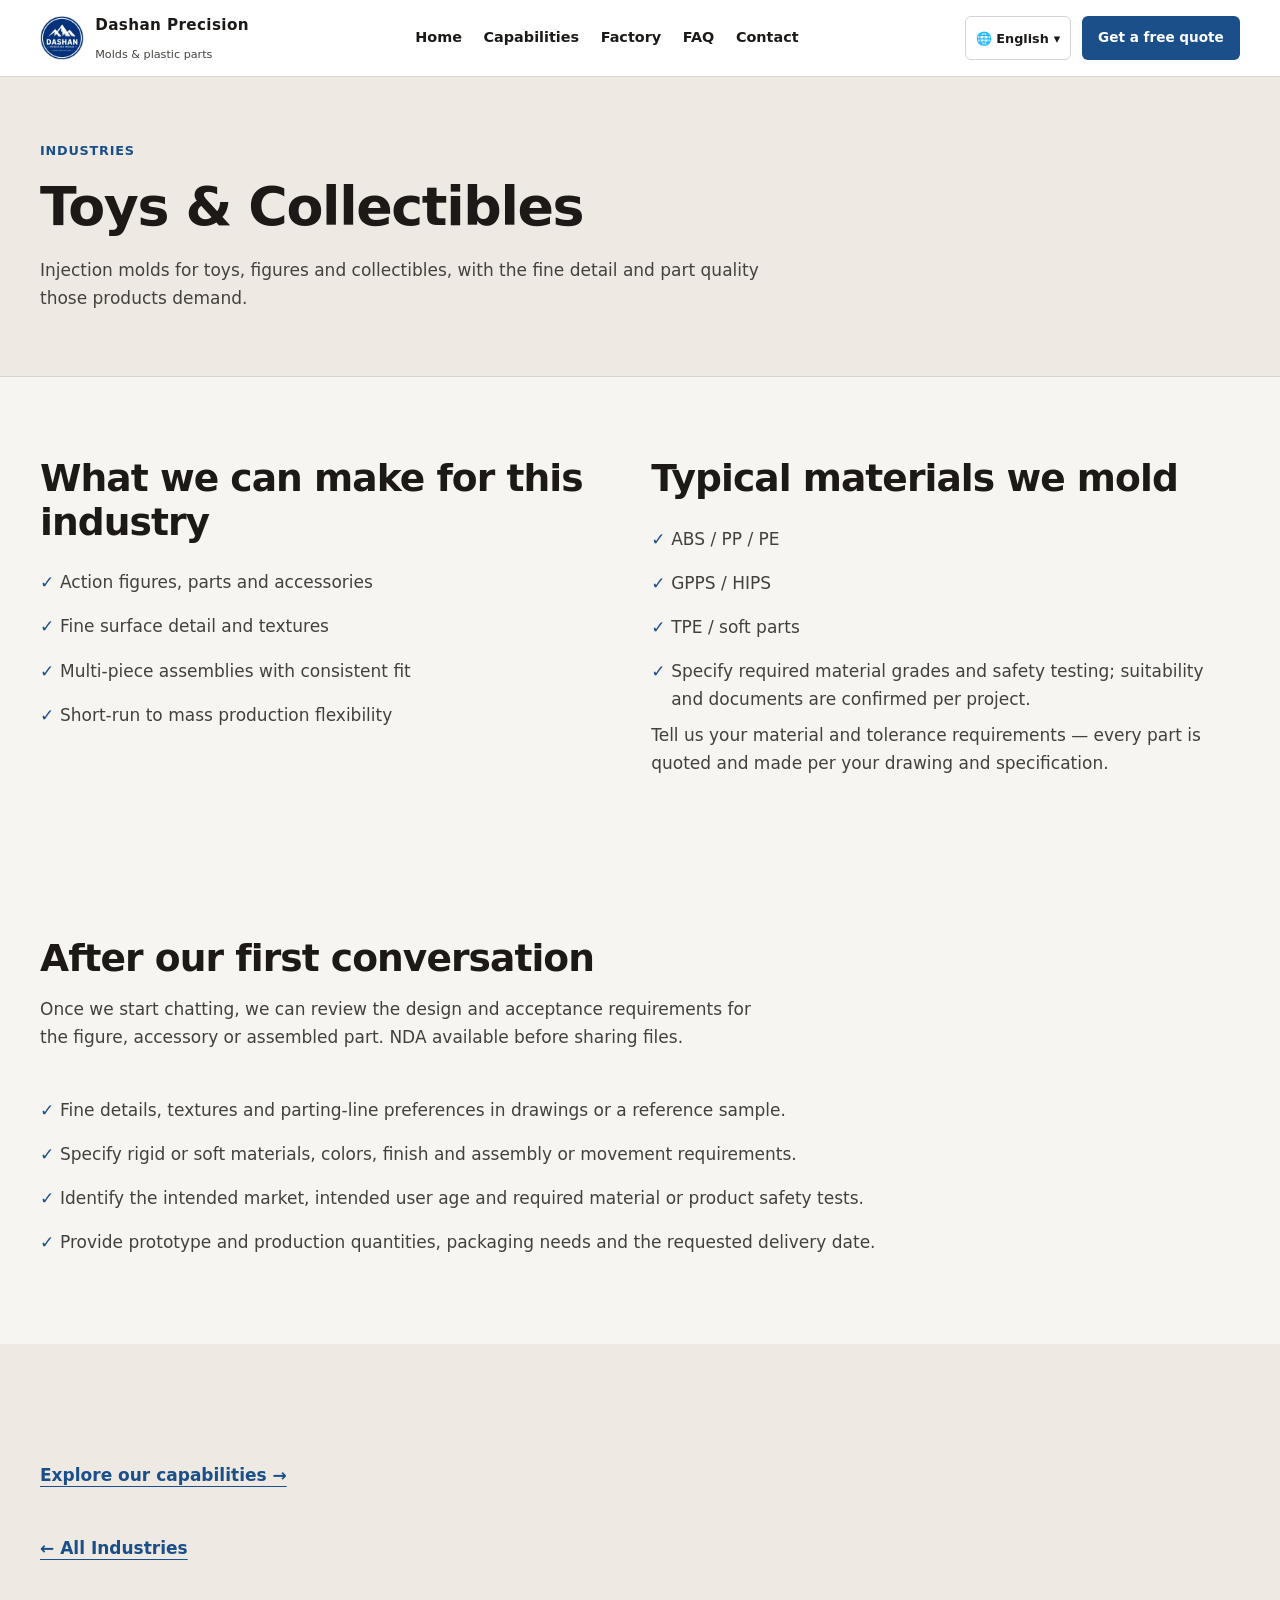
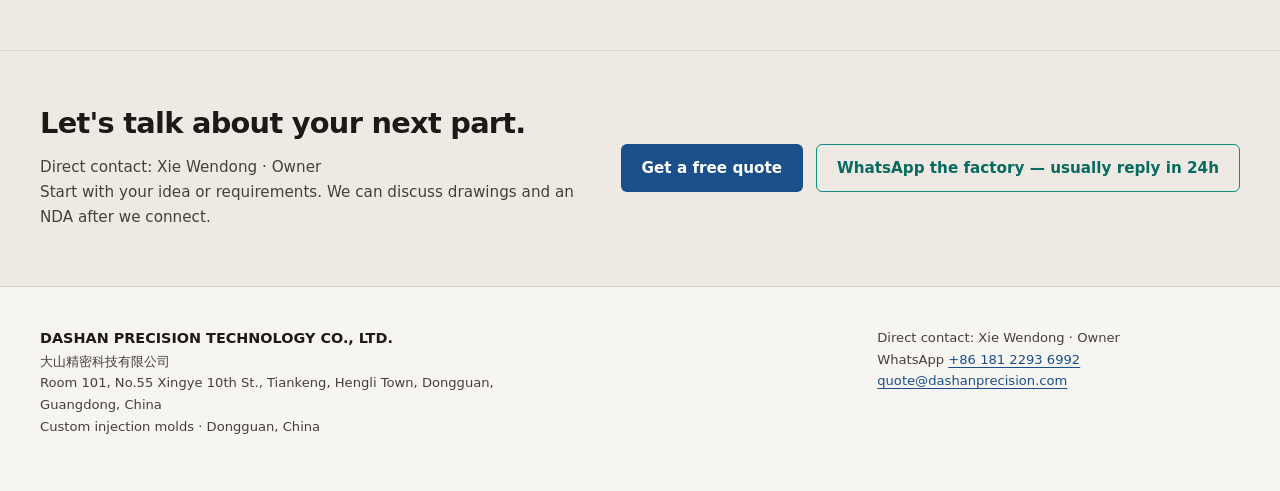
<file: toys-collectibles.html>
<!DOCTYPE html>
<html lang="en">
<head>
<meta charset="UTF-8">
<meta name="viewport" content="width=device-width, initial-scale=1.0">
<meta name="referrer" content="strict-origin-when-cross-origin">
<title>Toy &amp; Collectible Injection Molds | Dashan Precision</title>
<meta name="description" content="Injection molds for toys, figures and collectibles, with the fine detail and part quality those products demand.">
<meta property="og:title" content="Toy &amp; Collectible Injection Molds | Dashan Precision">
<meta property="og:description" content="Injection molds for toys, figures and collectibles, with the fine detail and part quality those products demand.">
<meta property="og:type" content="website">
<meta property="og:url" content="https://www.dashanprecision.com/toys-collectibles.html">
<meta property="og:image" content="https://www.dashanprecision.com/assets/images/factory/workshop-hero-1600.webp">
<meta name="twitter:card" content="summary_large_image">
<meta name="twitter:image" content="https://www.dashanprecision.com/assets/images/factory/workshop-hero-1600.webp">
<script type="application/ld+json">{"@context": "https://schema.org", "@type": "Organization", "name": "DASHAN Precision Technology Co., Ltd.", "email": "quote@dashanprecision.com", "telephone": "+86-181-2293-6992", "address": {"@type": "PostalAddress", "streetAddress": "Room 101, No.55 Xingye 10th St., Tiankeng, Hengli Town", "addressLocality": "Dongguan", "addressRegion": "Guangdong", "addressCountry": "CN"}, "foundingDate": "2021"}</script>
<link rel="icon" type="image/x-icon" href="favicon.ico"><link rel="icon" type="image/png" sizes="32x32" href="favicon-32.png"><link rel="apple-touch-icon" href="apple-touch-icon.png">
<link rel="stylesheet" href="css/style.css?v=20261006-3">
<script src="js/experience.js" defer></script>
<link rel="canonical" href="https://www.dashanprecision.com/toys-collectibles.html">
</head>
<body class="quiet-workshop">
<a class="skip-link" href="#main-content">Skip to content</a>
<header>
  <div class="container nav">
    <a class="brand" href="/"><img src="assets/images/factory/logo.webp" alt="Dashan Precision logo" width="80" height="80"><span><span class="bname">Dashan Precision</span><br><span class="btag">Molds &amp; plastic parts</span></span></a>
    <button class="nav-toggle" aria-label="Menu">☰</button>
    <ul><li><a href="/">Home</a></li><li><a href="capabilities.html">Capabilities</a></li><li><a href="factory.html">Factory</a></li><li><a href="faq.html">FAQ</a></li><li><a href="contact.html">Contact</a></li></ul>
    <div class="nav-cta"><a class="btn btn-primary" href="contact.html">Get a free quote</a></div>
  </div>
</header>
<main id="main-content" tabindex="-1">

<section class="page-intro">
  <div class="container">
    <div class="kicker">Industries</div>
    <h1>Toys &amp; Collectibles</h1>
    <p>Injection molds for toys, figures and collectibles, with the fine detail and part quality those products demand.</p>
  </div>
</section>

<section>
  <div class="container">
    <div class="grid industry-details">
      <div>
        <h2>What we can make for this industry</h2>
        <ul class="why-list"><li>Action figures, parts and accessories</li><li>Fine surface detail and textures</li><li>Multi-piece assemblies with consistent fit</li><li>Short-run to mass production flexibility</li></ul>
      </div>
      <div>
        <h2>Typical materials we mold</h2>
        <ul class="why-list"><li>ABS / PP / PE</li><li>GPPS / HIPS</li><li>TPE / soft parts</li><li>Specify required material grades and safety testing; suitability and documents are confirmed per project.</li></ul>
        <p>Tell us your material and tolerance requirements — every part is quoted and made per your drawing and specification.</p>
      </div>
    </div>
  </div>
</section>

<section>
  <div class="container">
    <div class="sec-head"><h2>After our first conversation</h2><p>Once we start chatting, we can review the design and acceptance requirements for the figure, accessory or assembled part. NDA available before sharing files.</p></div>
    <ul class="why-list">
      <li>Fine details, textures and parting-line preferences in drawings or a reference sample.</li>
      <li>Specify rigid or soft materials, colors, finish and assembly or movement requirements.</li>
      <li>Identify the intended market, intended user age and required material or product safety tests.</li>
      <li>Provide prototype and production quantities, packaging needs and the requested delivery date.</li>
    </ul>
  </div>
</section>

<section class="surface-soft"><div class="container"><p><a class="text-link" href="capabilities.html">Explore our capabilities →</a></p><p><a class="text-link" href="industries.html">← All Industries</a></p></div></section>



<section class="inq-band"><div class="container">
  <div><h2>Let's talk about your next part.</h2><p>Direct contact: Xie Wendong · Owner</p><p>Start with your idea or requirements. We can discuss drawings and an NDA after we connect.</p></div>
  <div class="inq-btns"><a class="btn btn-primary" href="contact.html">Get a free quote</a><a class="btn btn-ghost-inv" href="https://wa.me/8618122936992" target="_blank" rel="noopener">WhatsApp the factory — usually reply in 24h</a></div>
</div></section>
</main>
<footer>
  <div class="container">
    <div><b>DASHAN PRECISION TECHNOLOGY CO., LTD.</b><br>大山精密科技有限公司<br>Room 101, No.55 Xingye 10th St., Tiankeng, Hengli Town, Dongguan, Guangdong, China<br>Custom injection molds · Dongguan, China</div>
    <div>Direct contact: Xie Wendong · Owner<br>WhatsApp <a href="https://wa.me/8618122936992" target="_blank" rel="noopener">+86 181 2293 6992</a><br><a href="mailto:quote@dashanprecision.com?subject=Quote%20inquiry%20from%20website">quote@dashanprecision.com</a></div>
  </div>
</footer>
<a class="wa-float" href="https://wa.me/8618122936992" target="_blank" rel="noopener">WhatsApp</a>
<div class="m-cta"><a href="contact.html">Get a free quote</a><a href="https://wa.me/8618122936992" target="_blank" rel="noopener">WhatsApp</a></div>
<script src="js/main.js?v=20261006-3"></script>
<script src="js/lang/zh.js?v=20261006-3"></script>
<script src="js/i18n.js?v=20261004-6"></script>
</body>
</html>
</file>
<file: css/style.css>
:root{
  --bg:#F7F5F1;--bg-card:#FFFFFF;--bg-soft:#EEEAE3;
  --text:#1C1917;--text-muted:#44403C;--border:#D6D3D1;
  --primary:#1B4F8A;--primary-hover:#163F6E;--accent-wa:#128C7E;
  --ink:var(--text);--muted:var(--text-muted);--light:var(--bg-soft);
  --line:var(--border);--navy:var(--text);--navy2:var(--primary);
  --accent:var(--primary);--accent2:var(--primary-hover);
}
*{box-sizing:border-box;margin:0;padding:0}
html{scroll-behavior:smooth;scroll-padding-top:90px}
body{font-family:system-ui,-apple-system,"Segoe UI","Microsoft YaHei",sans-serif;font-size:17px;line-height:1.65;color:var(--text);background:var(--bg)}
img{max-width:100%;height:auto;display:block}
a{color:inherit;text-decoration:none}
p{color:var(--text-muted)}
.container{width:min(1200px,calc(100% - 64px));margin-inline:auto}
h1,h2,h3{color:var(--text);line-height:1.16;letter-spacing:-.025em;font-weight:650}
h1{font-size:clamp(2.1rem,4.2vw,3.4rem)}
h2{font-size:clamp(1.65rem,3vw,2.35rem);margin-bottom:.9rem;max-width:28ch}
h3{font-size:1.15rem;letter-spacing:-.01em;margin-bottom:.65rem}
section{padding:80px 0}
.kicker{font-size:.8rem;line-height:1.5;font-weight:650;color:var(--primary);margin-bottom:1rem;letter-spacing:.06em;text-transform:uppercase}
.sec-head{max-width:720px;margin-bottom:2.3rem}
.text-link{display:inline-block;color:var(--primary);font-weight:600;margin-top:1.8rem;padding:.5rem 0;text-decoration:underline;text-underline-offset:.3em}
.btn{display:inline-flex;align-items:center;justify-content:center;min-height:44px;padding:.75rem 1.25rem;border-radius:6px;border:1px solid transparent;font:600 .95rem/1.45 system-ui,sans-serif;text-align:center;text-decoration:none;cursor:pointer;transition:background-color .15s,color .15s}
.btn-primary{background:var(--primary);color:#fff}
.btn-primary:hover{background:var(--primary-hover)}
.btn-outline,.btn-ghost{background:var(--bg-card);border-color:var(--border);color:var(--primary)}
.btn-outline:hover,.btn-ghost:hover{background:var(--bg-soft);border-color:var(--primary)}
.btn-ghost-inv{background:transparent;border-color:var(--accent-wa);color:#086B60}
.btn-ghost-inv:hover{background:#e2eee9}
a[href*="wa.me"].btn-ghost{border-color:var(--accent-wa);color:#086B60}
:focus-visible{outline:3px solid var(--primary);outline-offset:4px}
.skip-link{position:fixed;top:-100px;left:1rem;z-index:100;background:var(--bg-card);color:var(--primary);padding:.7rem 1rem;border:2px solid var(--primary)}
.skip-link:focus{top:.5rem}
/* Fixed contact actions use footer spacing and mobile bottom padding. */
header{position:sticky;top:0;z-index:50;background:var(--bg-card);border-bottom:1px solid var(--border)}
.nav{display:flex;align-items:center;justify-content:space-between;gap:1.2rem;min-height:76px}
.brand{display:flex;align-items:center;gap:.7rem;flex-shrink:0}
.brand img{width:44px;height:44px;object-fit:contain}
.bname{font-weight:750;font-size:.95rem;line-height:1.1;letter-spacing:.025em}
.btag{font-size:.7rem;color:var(--text-muted)}
.nav>ul{display:flex;gap:1.35rem;list-style:none}
.nav>ul a{display:block;font-size:.9rem;font-weight:550;padding:.7rem 0}
.nav>ul a:hover,.nav>ul a.active{color:var(--primary)}
.nav>ul a.active{box-shadow:inset 0 -2px var(--primary)}
.nav-cta{display:flex;align-items:center;gap:.7rem}
.nav-cta .btn{white-space:nowrap;padding:.65rem .95rem;font-size:.85rem}
.nav-toggle{display:none;min-width:44px;min-height:44px;font-size:1.35rem;border:1px solid var(--border);border-radius:6px;background:var(--bg-card);color:var(--text);cursor:pointer}
.lang-w{position:relative}
.lang-btn{display:flex;align-items:center;gap:.3rem;min-height:44px;padding:.5rem .6rem;border:1px solid var(--border);border-radius:6px;background:var(--bg-card);font:550 .8rem system-ui;color:var(--text);cursor:pointer}
.lang-menu{display:none;position:absolute;right:0;top:calc(100% + 8px);min-width:160px;list-style:none;padding:.35rem;border:1px solid var(--border);border-radius:6px;background:var(--bg-card);box-shadow:0 6px 16px #1c191710}
.lang-w.open .lang-menu{display:block}
.lang-menu a{display:block;padding:.7rem;font-size:.9rem;border-radius:4px}
.lang-menu a:hover,.lang-menu a.active{color:var(--primary);background:var(--bg-soft)}
#lang-banner{position:fixed;right:12px;z-index:49;padding:.7rem 1rem;max-width:calc(100% - 24px);border:1px solid var(--border);border-radius:6px;background:var(--bg-card);color:var(--text);font-size:.8rem;box-shadow:0 3px 12px #1c191714}
#lang-banner a{color:var(--primary);font-weight:600;text-decoration:underline;padding:.4rem}
.workshop-hero{position:relative;padding:0;overflow:hidden}
.workshop-photo{position:absolute;inset:0}
.workshop-photo img{width:100%;height:100%;object-fit:cover;object-position:center}
.hero-inner{position:relative;margin:64px 0;padding:44px;max-width:610px;background:var(--bg)}
.hero-inner h1{max-width:13ch;margin-bottom:1.4rem}
.hero-inner>p{max-width:46ch;font-size:1rem;line-height:1.65}
.ctas{display:flex;gap:.8rem;flex-wrap:wrap;margin-top:1.8rem}
.hero-inner .hero-note{font-size:.82rem;margin-top:1.2rem;margin-bottom:0}
.trust{background:var(--bg-soft);border-bottom:1px solid var(--border)}
.trust .container{display:flex;justify-content:space-between;flex-wrap:wrap;gap:.6rem 1.4rem;padding:20px 0;font-size:.85rem;color:var(--text-muted)}
.trust b{color:var(--text);font-weight:650}
.process{display:grid;grid-template-columns:repeat(4,minmax(0,1fr));gap:2rem;list-style:none;counter-reset:process}
.step{counter-increment:process;border-top:1px solid var(--border);padding-top:1.4rem}
.step::before{content:counter(process);display:block;font-size:.95rem;color:var(--primary);font-weight:650;margin-bottom:1rem}
.step p{font-size:.95rem;line-height:1.65}
.factory-preview{background:var(--bg-soft)}
.gallery{display:grid;grid-template-columns:repeat(3,minmax(0,1fr));gap:1.4rem}
.gallery.two{grid-template-columns:repeat(2,minmax(0,1fr))}
.g-item{position:relative;background:var(--bg-card);min-width:0;overflow:hidden}
.g-item img{width:100%;aspect-ratio:4/3;object-fit:cover}
.g-cap{padding:.8rem 1rem;font-size:.85rem;line-height:1.4;color:var(--text-muted);background:var(--bg-card)}
.factory-grid{grid-template-columns:1.4fr 1fr 1fr}
.factory-grid .g-item:first-child{grid-row:span 2}
.factory-grid .g-item:first-child img{height:calc(100% - 46px);aspect-ratio:auto}
.factory-grid .g-item:last-child{grid-column:span 2}
.factory-grid .g-item:last-child img{max-height:240px}
.industries-line{padding:56px 0}
.industries-line h2{font-size:1.6rem;max-width:none}
.industries-line p{line-height:1.9}
.industry-chips{display:flex;flex-wrap:wrap;gap:.65rem;list-style:none;margin-top:1.3rem}
.industry-chips li{padding:.45rem .85rem;border:1px solid var(--border);border-radius:6px;background:var(--bg-card);color:var(--text-muted);font-size:.9rem}
.grid{display:grid;gap:1.4rem}
.cards,.industry-details{grid-template-columns:repeat(2,minmax(0,1fr))}
.card{padding:1.5rem;background:var(--bg-card);border:1px solid var(--border);border-radius:6px}
.card .card-heading{font-size:1.15rem;line-height:1.25;margin-bottom:.7rem}
.card p{font-size:.95rem}
.card .ico,.ind .ico{display:none}
.about-grid,.why-grid{display:grid;grid-template-columns:1fr 1fr;gap:3rem;align-items:center}
.about-fig img,.why-fig img{width:100%;max-height:530px;object-fit:cover}
.why-list{list-style:none;margin-top:1rem}
.why-list li{padding:.5rem 0 .5rem 1.25rem;position:relative;color:var(--text-muted)}
.why-list li::before{content:'✓';position:absolute;left:0;color:var(--primary)}
.stats,.nums .container{display:grid;grid-template-columns:repeat(4,minmax(0,1fr));gap:1rem;padding:24px 0}
.stat{padding:1rem;background:var(--bg-card);border:1px solid var(--border)}
.stats b,.nums b{display:block;color:var(--text);font-size:1.8rem;line-height:1.3}
.stats span,.nums span{color:var(--text-muted);font-size:.85rem}
.ind-grid{display:flex;flex-wrap:wrap;gap:1rem}
.ind{background:var(--bg-card);border:1px solid var(--border);padding:1.3rem;flex:1 1 180px}
.ind b{display:block;font-weight:650;color:var(--text)}
.ind span{font-size:.9rem;color:var(--text-muted)}
.page-intro{padding:64px 0;background:var(--bg-soft);border-bottom:1px solid var(--border)}
.page-intro .container{padding:0}
.page-intro p{max-width:720px;margin-top:1.1rem}
.contact-grid{display:grid;grid-template-columns:1.2fr .8fr;gap:2rem;align-items:start}
.contact-grid>*{min-width:0}
.form{padding:2rem;border:1px solid var(--border);border-radius:6px;background:var(--bg-card)}
.form>p{font-size:.92rem;margin:.8rem 0 1.8rem}
.contact-heading{font-size:1.5rem;line-height:1.25;max-width:none}
.f-row{display:grid;grid-template-columns:1fr 1fr;gap:1rem}
.f-row>*{min-width:0}
.field{margin-bottom:1.2rem}
.field label,#draft-preview label{display:block;font-size:.88rem;font-weight:600;margin-bottom:.4rem;color:var(--text)}
.field input,.field select,.field textarea,#draft-message{width:100%;min-height:44px;padding:.75rem;border:1px solid var(--border);border-radius:6px;background:var(--bg-card);color:var(--text);font:1rem/1.5 system-ui,sans-serif}
.field textarea{min-height:140px;resize:vertical}
.field input::placeholder,.field textarea::placeholder{color:var(--text-muted);opacity:1}
.hint{font-size:.8rem;color:var(--text-muted);margin-top:.55rem}
.hint a{color:var(--primary);text-decoration:underline;text-underline-offset:.2em}
.cbox{padding:1.7rem;background:var(--bg-soft);border-radius:6px}
.cbox h2{font-size:1.5rem}
.cbox p{font-size:.92rem;margin:.8rem 0}
.cbox .row{display:flex;gap:.7rem;padding:.55rem 0;font-size:.9rem}
.cbox .row .l{flex:0 0 78px;font-weight:600;color:var(--text)}
.cbox .row>span{min-width:0;overflow-wrap:anywhere}
.cbox .row a{color:var(--primary);text-decoration:underline;text-underline-offset:.2em}
#draft-preview{padding:1rem;border:1px solid var(--border);background:var(--bg-soft);border-radius:6px}
#draft-preview p{margin-bottom:.8rem;font-size:.9rem}
#draft-preview a{color:var(--primary);text-decoration:underline}
#draft-message{resize:vertical}
.inq-band{padding:56px 0;background:var(--bg-soft);border-block:1px solid var(--border)}
.inq-band .container{display:flex;justify-content:space-between;align-items:center;gap:2rem;flex-wrap:wrap}
.inq-band h2{font-size:1.8rem;max-width:none}
.inq-band p{font-size:.95rem;max-width:56ch}
.inq-btns{display:flex;flex-wrap:wrap;gap:.8rem}
footer{padding:40px 0 30px;background:var(--bg);font-size:.82rem;color:var(--text-muted)}
footer>.container{display:flex;justify-content:space-between;gap:2rem;flex-wrap:wrap;padding-bottom:1.5rem}
footer>.container>div:first-child{max-width:58ch}
footer b{color:var(--text);font-size:.9rem}
footer a{color:var(--primary);text-decoration:underline;text-underline-offset:.2em}
footer a.btn,.inq-band a.btn{text-decoration:none}
footer .inq-band{margin-top:1.2rem}
.wa-float{position:fixed;right:18px;bottom:24px;z-index:60;display:table;padding:.7rem 1rem;min-height:44px;background:var(--bg-card);border:1px solid var(--accent-wa);color:#086B60;border-radius:6px;font-size:.85rem;font-weight:600}
.contact-page .wa-float{display:none}
@media(min-width:681px) and (max-width:1439px){.wa-float{display:none}}
@media(min-width:681px){
  body:not(.contact-page) footer>.container>div:last-child{padding-right:120px}
}
.m-cta{display:none}
.photo-open{position:absolute;inset:0;width:100%;height:100%;background:transparent;border:0;cursor:zoom-in}
.photo-open::after{content:'↗';position:absolute;right:12px;top:12px;display:grid;place-items:center;width:36px;height:36px;background:var(--bg-card);color:var(--primary);border-radius:4px;font-size:1.3rem}
.photo-dialog{margin:auto;width:min(1100px,94vw);max-height:92dvh;padding:54px 18px 18px;border:1px solid var(--border);border-radius:6px;background:var(--bg);color:var(--text)}
.photo-dialog::backdrop{background:#1c1917bf}
.photo-dialog img{width:100%;max-height:72dvh;object-fit:contain}
.photo-dialog p{padding-top:12px}
.photo-dialog>button{position:absolute;right:10px;top:6px;min-width:44px;min-height:44px;border:0;background:var(--bg);color:var(--text);font-size:2rem;cursor:pointer}
section[id],#rfq{scroll-margin-top:90px}
@media(max-width:1100px){.nav{gap:.7rem}.nav>ul{gap:.85rem}.brand .btag{display:none}.brand .bname{font-size:.85rem}}
@media(max-width:1040px){
  .nav-toggle{display:block;margin-left:auto}
  .nav>ul{display:none;position:absolute;top:100%;left:0;right:0;padding:1rem 2rem;background:var(--bg-card);border-bottom:1px solid var(--border);flex-direction:column;gap:0}
  .nav>ul.open{display:flex}
  .nav>ul a{padding:.75rem 0;min-height:44px}
  .nav>ul a.active{box-shadow:none;font-weight:700}
  .process{grid-template-columns:repeat(2,minmax(0,1fr))}
  .hero-inner{max-width:550px;padding:36px}
  .gallery{grid-template-columns:repeat(2,minmax(0,1fr))}
  .factory-grid{grid-template-columns:repeat(2,minmax(0,1fr))}
  .factory-grid .g-item:first-child{grid-row:auto}
  .factory-grid .g-item:first-child img{height:auto;aspect-ratio:4/3}
  .factory-grid .g-item:last-child{grid-column:auto}
  .factory-grid .g-item:last-child img{max-height:none}
  .about-grid,.why-grid,.contact-grid{grid-template-columns:1fr}
}
@media(max-width:680px){
  body{padding-bottom:calc(72px + env(safe-area-inset-bottom))}
  .container{width:calc(100% - 32px)}
  section{padding:52px 0}
  .nav{min-height:68px;gap:.5rem}
  .brand{gap:.5rem}.brand img{width:36px;height:36px}.brand .bname{font-size:.74rem;letter-spacing:0}
  .nav-cta .btn{display:none}
  .lang-btn .lang-cur{display:none}
  .workshop-photo{position:relative;display:block;height:270px}
  .workshop-photo img{object-position:50% 48%}
  .hero-inner{margin:0 -16px;padding:32px 16px 36px;max-width:none}
  .hero-inner h1{font-size:2.45rem;max-width:15ch}
  .ctas{display:grid;gap:.75rem}
  .hero-inner .hero-note{font-size:.83rem}
  .trust .container{display:grid;grid-template-columns:1fr 1fr;gap:.65rem;padding:18px 0;font-size:.78rem}
  .process{gap:1.5rem;grid-template-columns:1fr}
  .step{padding-top:1rem}
  .step::before{float:left;margin-right:.9rem;line-height:1.35}
  .gallery,.gallery.two,.cards,.industry-details{grid-template-columns:1fr}
  .factory-grid .g-item img{max-height:300px;aspect-ratio:4/3}
  .f-row{grid-template-columns:1fr;gap:0}
  .form{padding:1.25rem}
  .cbox{padding:1.25rem}
  .inq-band .container{gap:1.4rem}
  .inq-btns{display:grid;width:100%}
  .stats,.nums .container{grid-template-columns:repeat(2,minmax(0,1fr))}
  .page-intro{padding:42px 0}
  footer{padding-bottom:30px}
  .wa-float{display:none}
  .m-cta{position:fixed;display:flex;inset:auto 0 0;z-index:60;background:var(--bg-card);border-top:1px solid var(--border);gap:8px;padding:10px 12px calc(10px + env(safe-area-inset-bottom))}
  .m-cta a{display:flex;align-items:center;justify-content:center;min-height:48px;flex:1;border-radius:6px;padding:.65rem .5rem;font-size:.88rem;line-height:1.4;font-weight:600;text-align:center}
  .m-cta a:first-child{background:var(--primary);color:#fff}
  .m-cta a:last-child{background:var(--bg-card);border:1px solid var(--accent-wa);color:#086B60}
}
@media(prefers-reduced-motion:reduce){html{scroll-behavior:auto}*,*::before,*::after{animation:none!important;transition:none!important}}
.surface-soft{background:var(--bg-soft)}
.faq-wrap{max-width:880px}
.faq-item{margin-bottom:2.3rem}
.faq-heading{font-size:1.22rem;line-height:1.35;max-width:none;margin-bottom:.75rem}
.proof-grid .gate-proof img{object-fit:contain;background:var(--bg-soft)}
</file>
